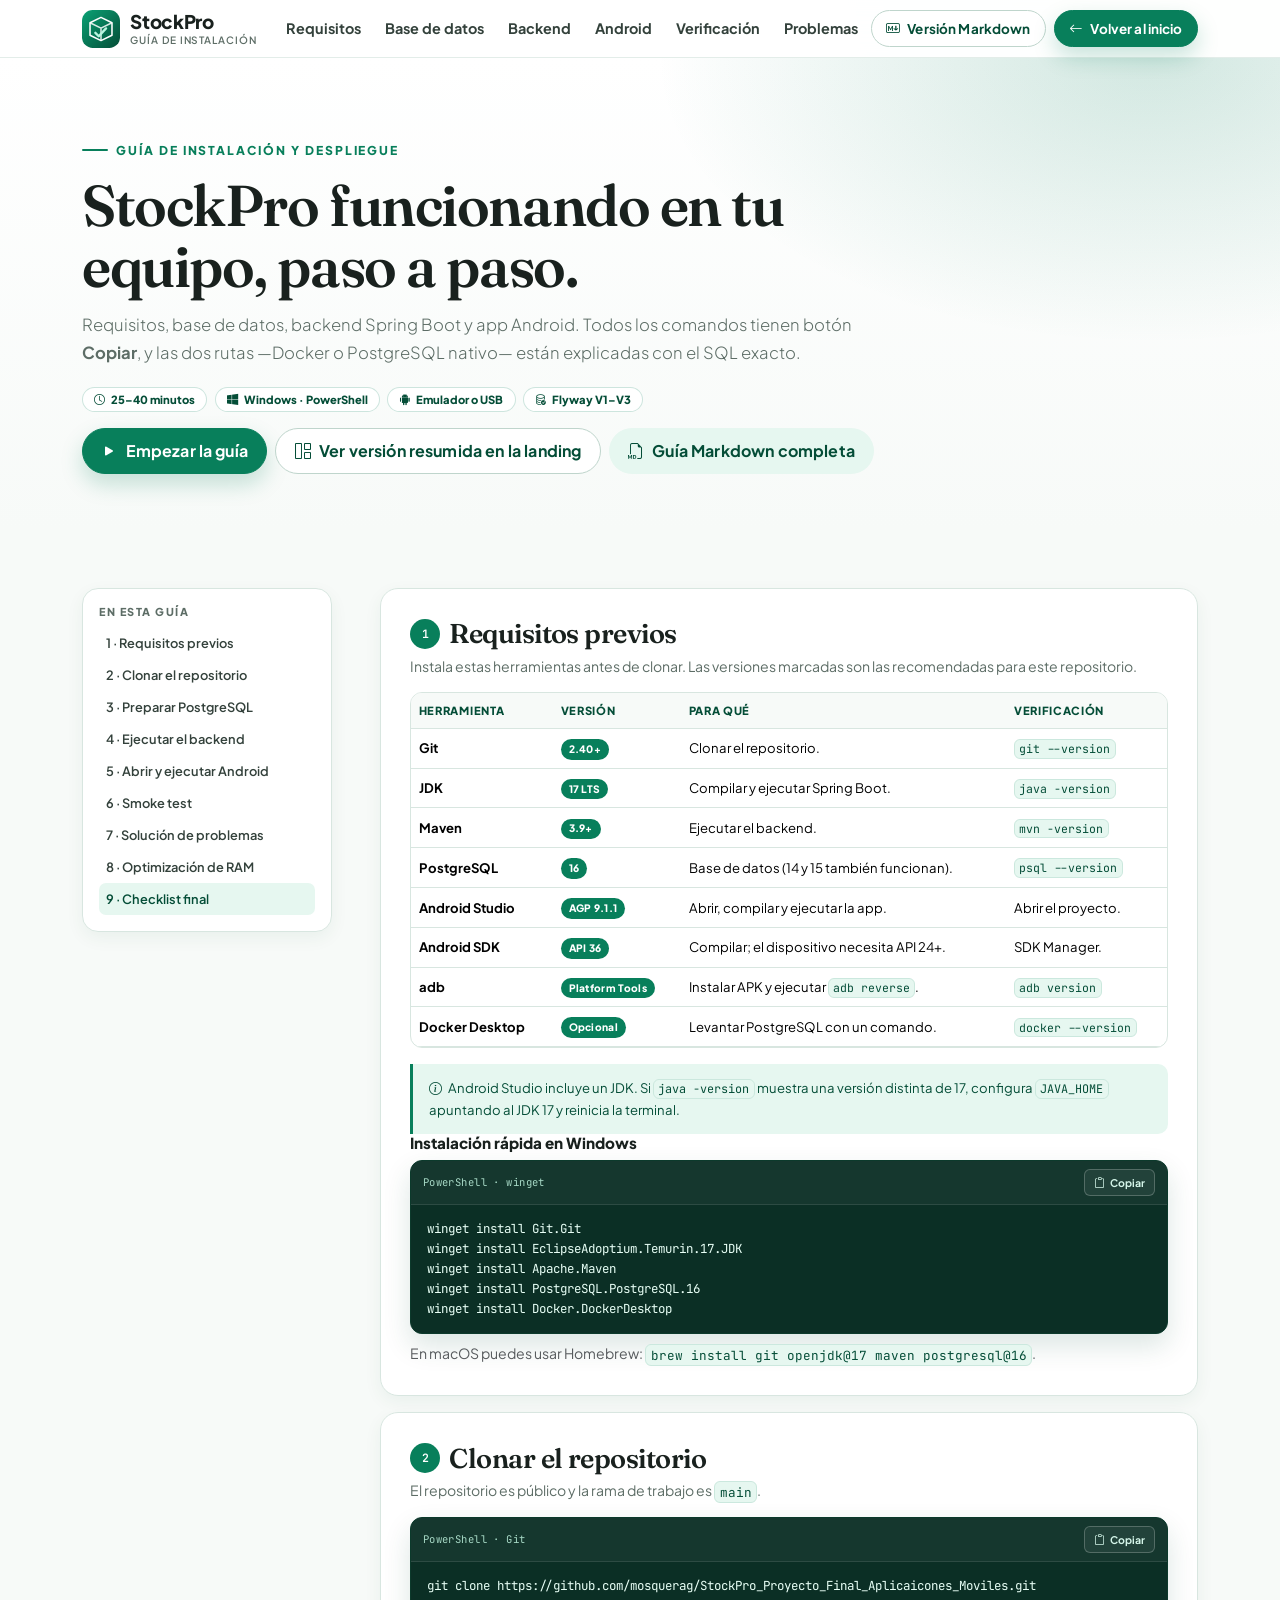
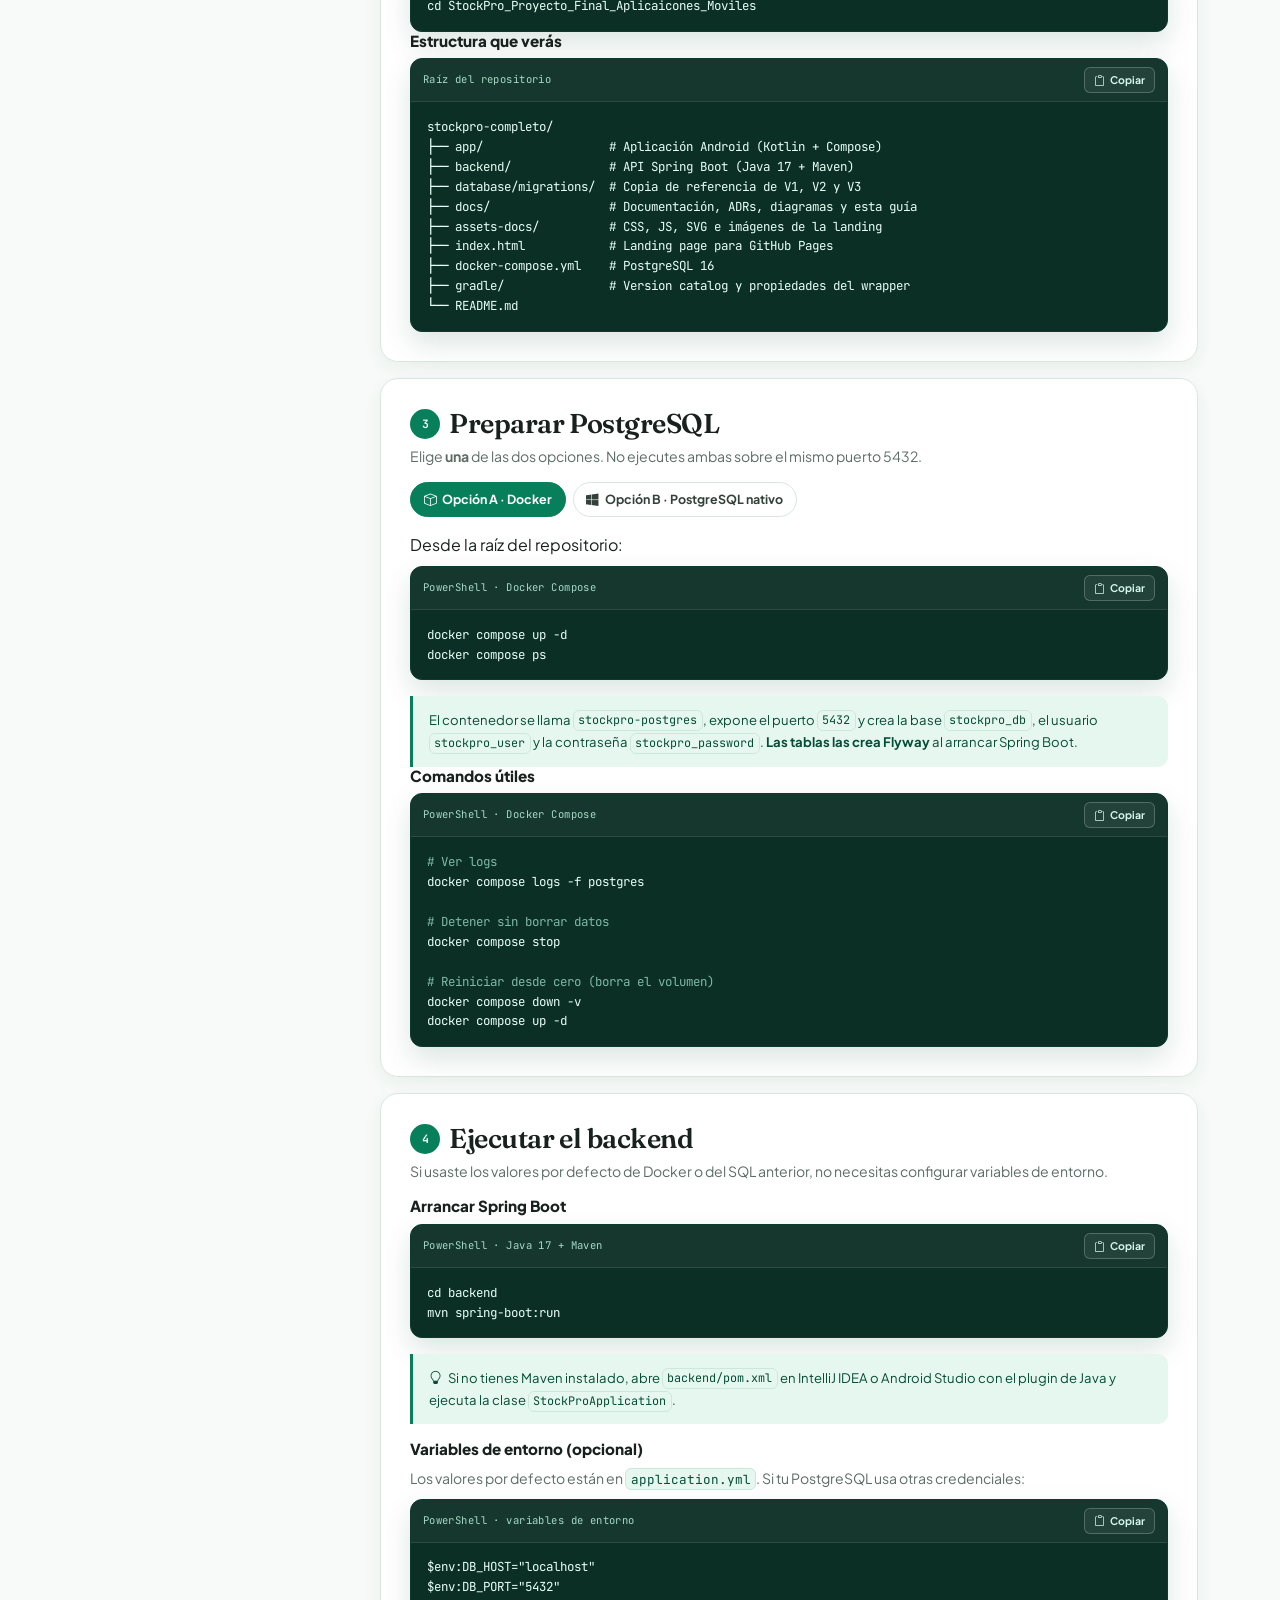
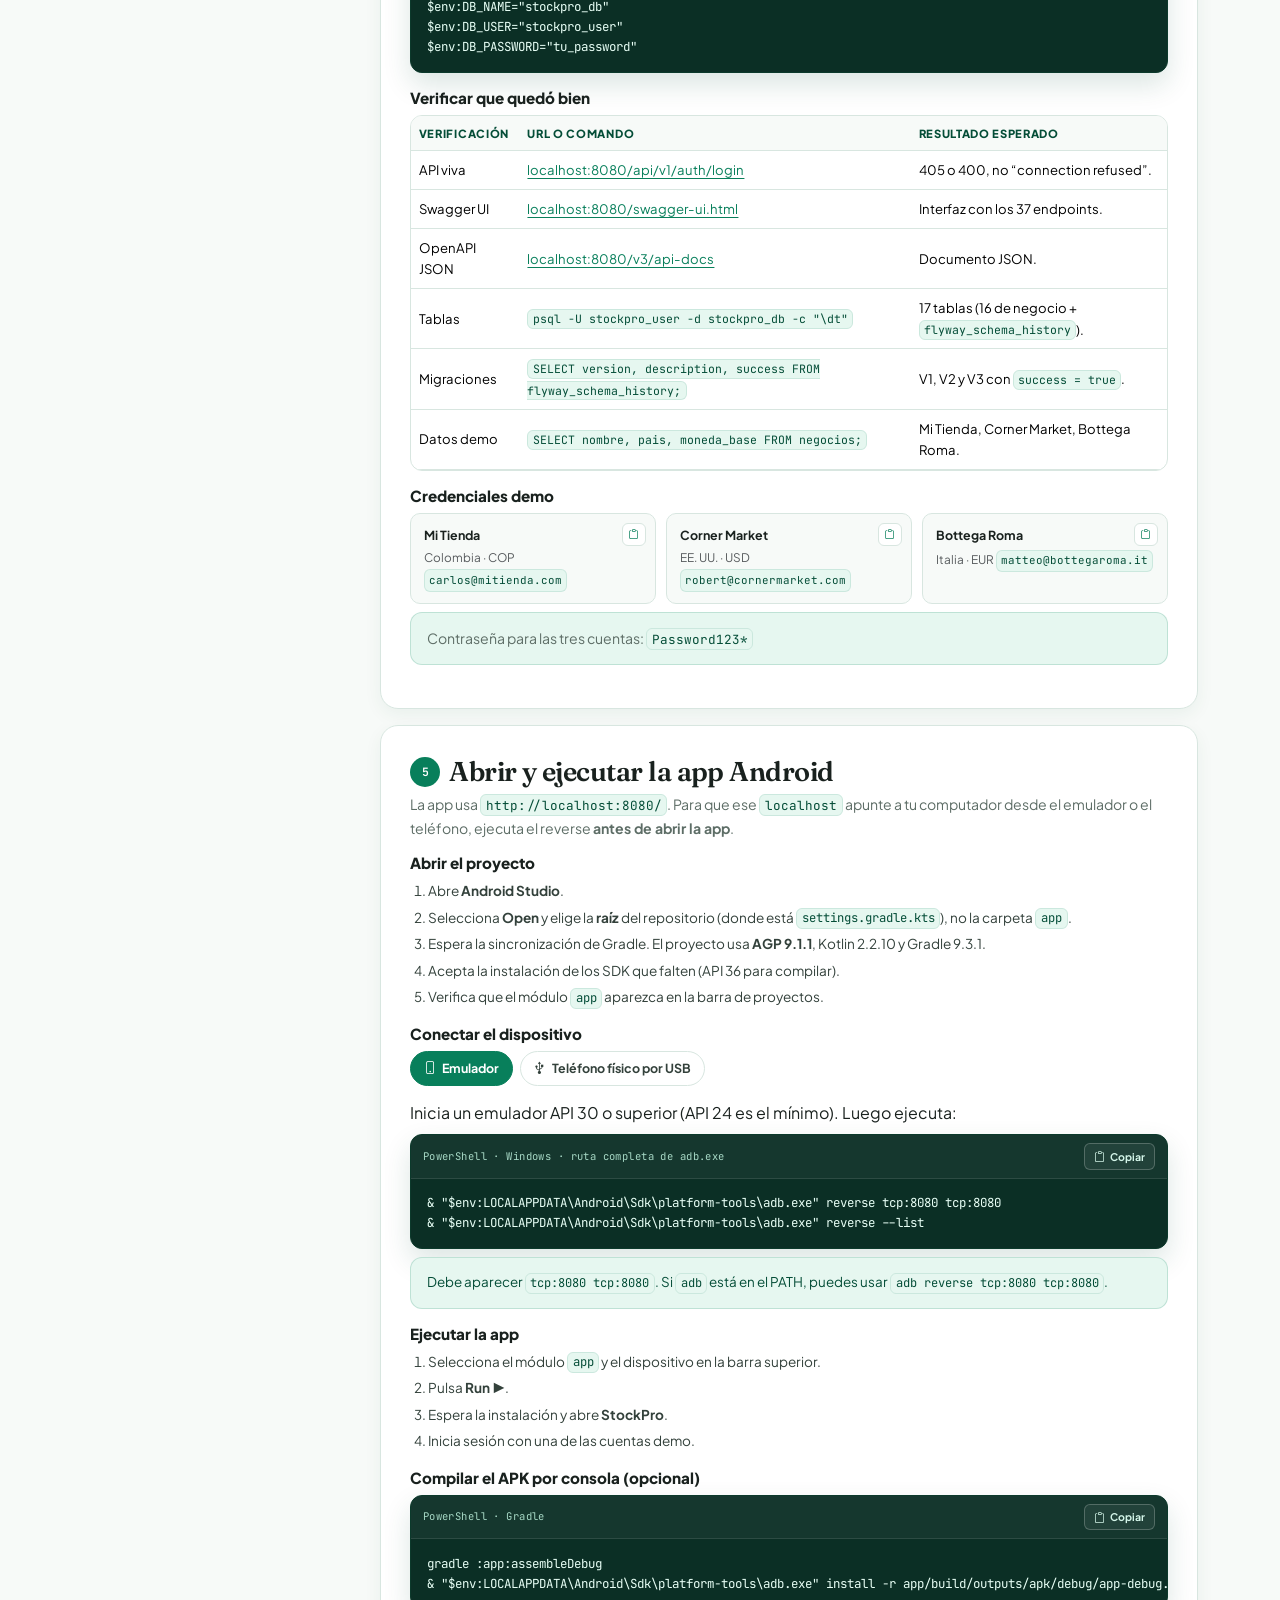
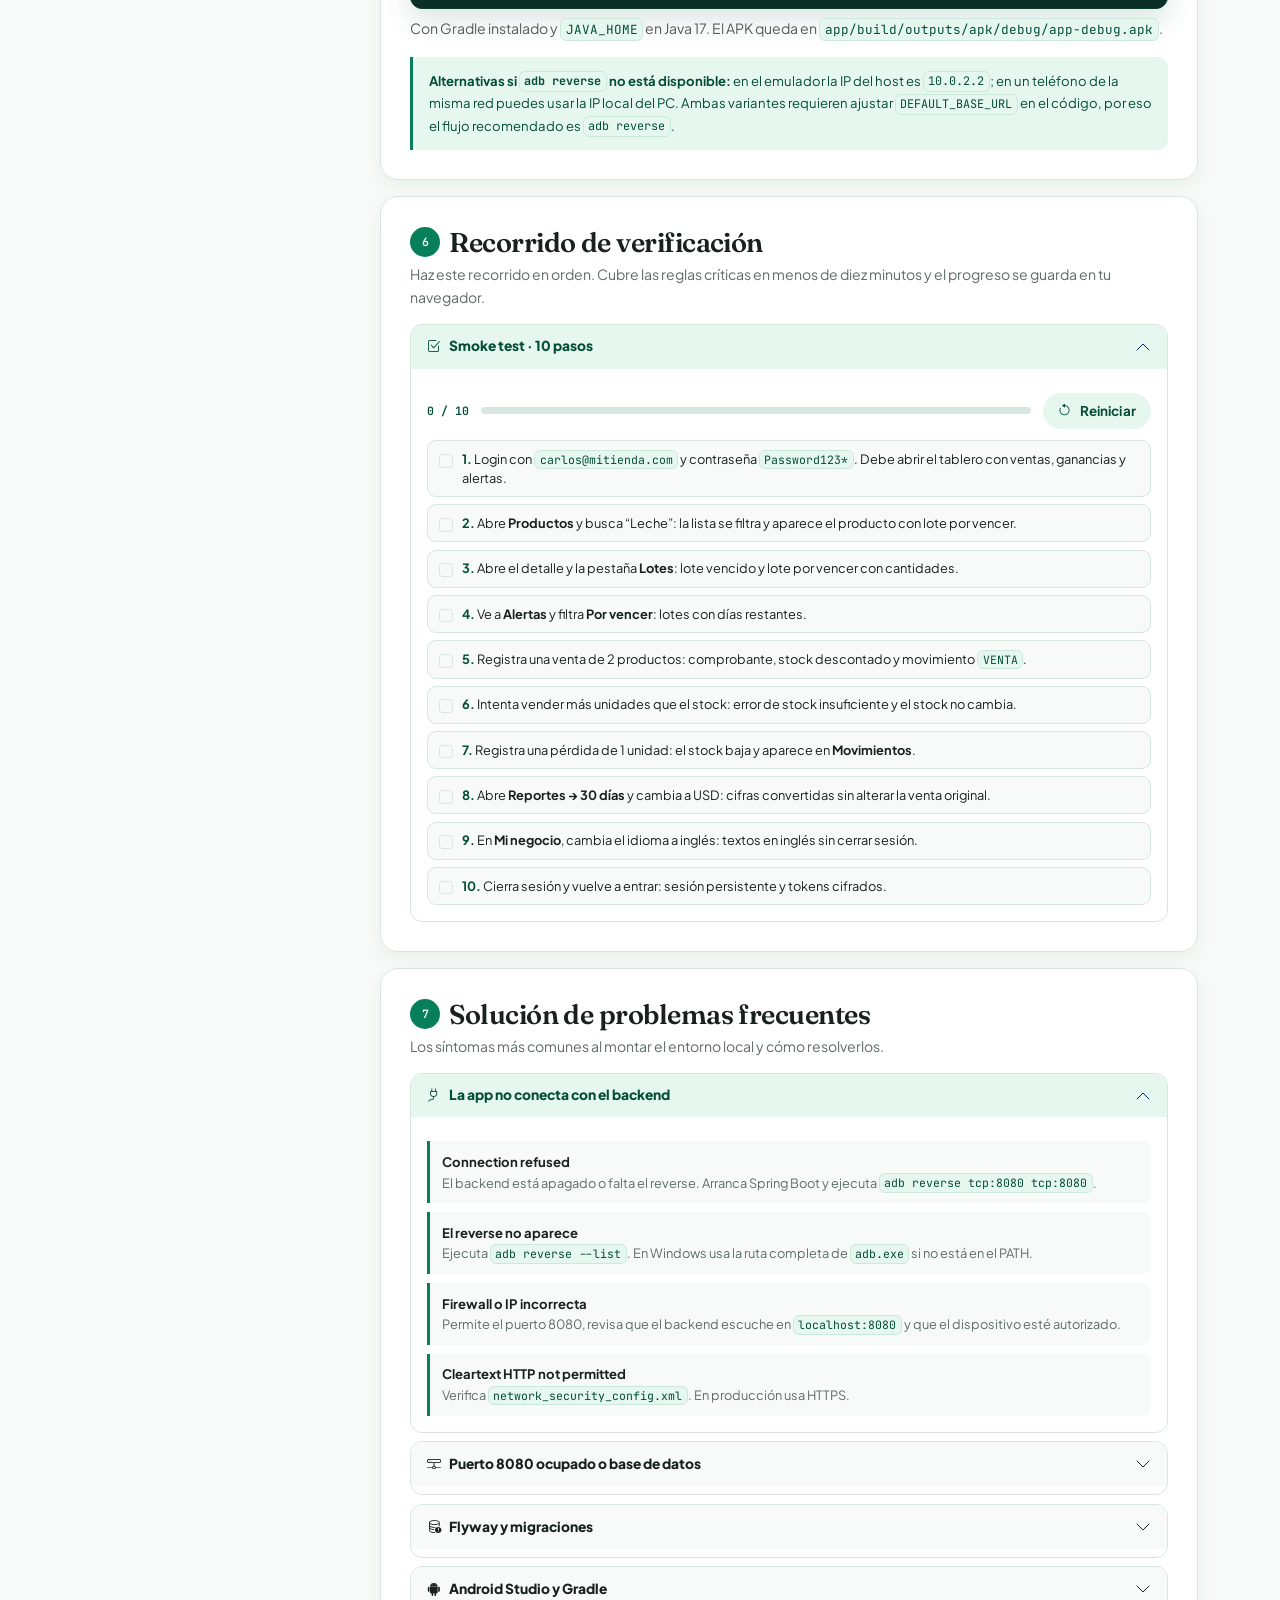
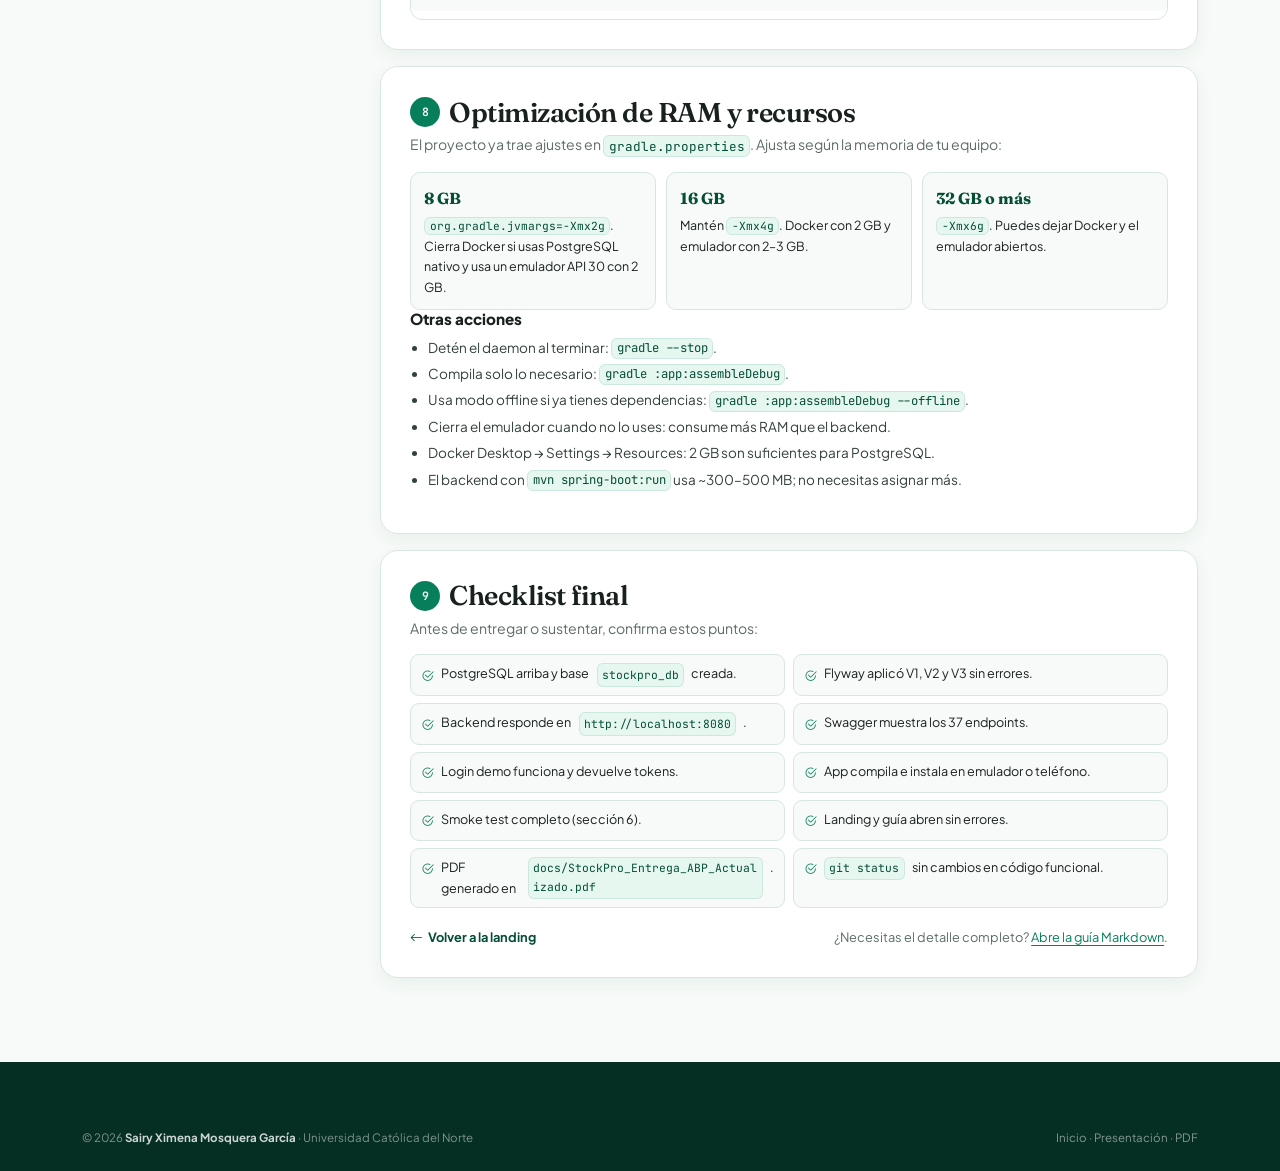
<file: docs/guia-instalacion.html>
<!DOCTYPE html>
<html lang="es">
<head>
<meta charset="UTF-8">
<meta name="viewport" content="width=device-width, initial-scale=1">
<title>Guía de instalación · StockPro</title>
<meta name="description" content="Guía visual e interactiva para instalar StockPro: requisitos, PostgreSQL con Docker o nativo, backend Spring Boot, Android con adb reverse, smoke test y solución de problemas.">
<meta name="author" content="Sairy Ximena Mosquera García">
<meta name="theme-color" content="#087F5B">
<link rel="icon" type="image/png" href="../assets-docs/app-icon-256.png">
<link rel="apple-touch-icon" href="../assets-docs/app-icon-256.png">

<link rel="preconnect" href="https://fonts.googleapis.com">
<link rel="preconnect" href="https://fonts.gstatic.com" crossorigin>
<link href="https://fonts.googleapis.com/css2?family=Fraunces:ital,opsz,wght@0,9..144,400;0,9..144,600;0,9..144,700;1,9..144,500&family=Plus+Jakarta+Sans:wght@400;500;600;700;800&family=JetBrains+Mono:wght@400;600&display=swap" rel="stylesheet">
<link href="https://cdn.jsdelivr.net/npm/bootstrap@5.3.3/dist/css/bootstrap.min.css" rel="stylesheet">
<link href="https://cdn.jsdelivr.net/npm/bootstrap-icons@1.11.3/font/bootstrap-icons.min.css" rel="stylesheet">
<link rel="stylesheet" href="../assets-docs/styles.css">
<link rel="stylesheet" href="../assets-docs/guia.css">
<script>document.documentElement.classList.add('js');</script>
</head>
<body class="guide-body">

<a class="skip-link" href="#contenido">Saltar al contenido</a>

<!-- ============================= NAVBAR ============================= -->
<nav class="navbar navbar-expand-lg sticky-top sp-navbar guide-topbar" aria-label="Navegación de la guía">
  <div class="container">
    <a class="navbar-brand" href="../index.html" aria-label="StockPro, volver al inicio">
      <img src="../assets-docs/logo.svg" alt="" width="38" height="38">
      <span class="brand-text">StockPro<small>Guía de instalación</small></span>
    </a>

    <button class="navbar-toggler" type="button" data-bs-toggle="collapse" data-bs-target="#guiaMenu" aria-controls="guiaMenu" aria-expanded="false" aria-label="Abrir menú de la guía">
      <span class="navbar-toggler-icon"></span>
    </button>

    <div class="collapse navbar-collapse" id="guiaMenu">
      <ul class="navbar-nav mx-auto mb-3 mb-lg-0">
        <li class="nav-item"><a class="nav-link" href="#requisitos">Requisitos</a></li>
        <li class="nav-item"><a class="nav-link" href="#base-datos">Base de datos</a></li>
        <li class="nav-item"><a class="nav-link" href="#backend">Backend</a></li>
        <li class="nav-item"><a class="nav-link" href="#android">Android</a></li>
        <li class="nav-item"><a class="nav-link" href="#verificacion">Verificación</a></li>
        <li class="nav-item"><a class="nav-link" href="#problemas">Problemas</a></li>
      </ul>
      <div class="d-flex flex-column flex-lg-row align-items-stretch align-items-lg-center gap-2">
        <a class="btn btn-outline-brand btn-sm" href="06-guia-instalacion-despliegue.md">
          <i class="bi bi-markdown" aria-hidden="true"></i> Versión Markdown
        </a>
        <a class="btn btn-brand btn-sm" href="../index.html">
          <i class="bi bi-arrow-left" aria-hidden="true"></i> Volver al inicio
        </a>
      </div>
    </div>
  </div>
</nav>

<main id="contenido">

  <!-- ============================= HERO ============================= -->
  <header class="guide-hero">
    <div class="container">
      <span class="eyebrow">Guía de instalación y despliegue</span>
      <h1>StockPro funcionando en tu equipo, paso a paso.</h1>
      <p class="lead">
        Requisitos, base de datos, backend Spring Boot y app Android. Todos los comandos tienen botón
        <strong>Copiar</strong>, y las dos rutas —Docker o PostgreSQL nativo— están explicadas con el SQL exacto.
      </p>

      <div class="guide-hero-badges">
        <span class="badge"><i class="bi bi-clock" aria-hidden="true"></i> 25–40 minutos</span>
        <span class="badge"><i class="bi bi-windows" aria-hidden="true"></i> Windows · PowerShell</span>
        <span class="badge"><i class="bi bi-android2" aria-hidden="true"></i> Emulador o USB</span>
        <span class="badge"><i class="bi bi-database-check" aria-hidden="true"></i> Flyway V1–V3</span>
      </div>

      <div class="d-flex flex-wrap gap-2">
        <a class="btn btn-brand" href="#requisitos">
          <i class="bi bi-play-fill" aria-hidden="true"></i> Empezar la guía
        </a>
        <a class="btn btn-outline-brand" href="../index.html#instalacion">
          <i class="bi bi-grid-1x2" aria-hidden="true"></i> Ver versión resumida en la landing
        </a>
        <a class="btn btn-soft" href="06-guia-instalacion-despliegue.md">
          <i class="bi bi-filetype-md" aria-hidden="true"></i> Guía Markdown completa
        </a>
      </div>
    </div>
  </header>

  <!-- ============================= CONTENIDO ============================= -->
  <div class="guide-main">
    <div class="container">
      <div class="guide-layout">

        <!-- Índice lateral -->
        <aside class="guide-toc" aria-label="Índice de la guía">
          <h2>En esta guía</h2>
          <a href="#requisitos">1 · Requisitos previos</a>
          <a href="#clonar">2 · Clonar el repositorio</a>
          <a href="#base-datos">3 · Preparar PostgreSQL</a>
          <a href="#backend">4 · Ejecutar el backend</a>
          <a href="#android">5 · Abrir y ejecutar Android</a>
          <a href="#verificacion">6 · Smoke test</a>
          <a href="#problemas">7 · Solución de problemas</a>
          <a href="#ram">8 · Optimización de RAM</a>
          <a href="#checklist">9 · Checklist final</a>
        </aside>

        <div>

          <!-- 1. Requisitos -->
          <section class="guide-section reveal" id="requisitos">
            <h2><span class="n">1</span> Requisitos previos</h2>
            <p>Instala estas herramientas antes de clonar. Las versiones marcadas son las recomendadas para este repositorio.</p>

            <div class="table-responsive">
              <table class="table table-sp align-middle">
                <thead>
                  <tr><th>Herramienta</th><th>Versión</th><th>Para qué</th><th>Verificación</th></tr>
                </thead>
                <tbody>
                  <tr><td><strong>Git</strong></td><td><span class="version-badge">2.40+</span></td><td>Clonar el repositorio.</td><td><code>git --version</code></td></tr>
                  <tr><td><strong>JDK</strong></td><td><span class="version-badge">17 LTS</span></td><td>Compilar y ejecutar Spring Boot.</td><td><code>java -version</code></td></tr>
                  <tr><td><strong>Maven</strong></td><td><span class="version-badge">3.9+</span></td><td>Ejecutar el backend.</td><td><code>mvn -version</code></td></tr>
                  <tr><td><strong>PostgreSQL</strong></td><td><span class="version-badge">16</span></td><td>Base de datos (14 y 15 también funcionan).</td><td><code>psql --version</code></td></tr>
                  <tr><td><strong>Android Studio</strong></td><td><span class="version-badge">AGP 9.1.1</span></td><td>Abrir, compilar y ejecutar la app.</td><td>Abrir el proyecto.</td></tr>
                  <tr><td><strong>Android SDK</strong></td><td><span class="version-badge">API 36</span></td><td>Compilar; el dispositivo necesita API 24+.</td><td>SDK Manager.</td></tr>
                  <tr><td><strong>adb</strong></td><td><span class="version-badge">Platform Tools</span></td><td>Instalar APK y ejecutar <code>adb reverse</code>.</td><td><code>adb version</code></td></tr>
                  <tr><td><strong>Docker Desktop</strong></td><td><span class="version-badge">Opcional</span></td><td>Levantar PostgreSQL con un comando.</td><td><code>docker --version</code></td></tr>
                </tbody>
              </table>
            </div>

            <div class="guide-callout mt-3">
              <i class="bi bi-info-circle me-1" aria-hidden="true"></i>
              Android Studio incluye un JDK. Si <code>java -version</code> muestra una versión distinta de 17,
              configura <code>JAVA_HOME</code> apuntando al JDK 17 y reinicia la terminal.
            </div>

            <h3>Instalación rápida en Windows</h3>
            <div class="code-block">
              <div class="code-block__bar">
                <span>PowerShell · winget</span>
                <button class="copy-btn" type="button"><i class="bi bi-clipboard" aria-hidden="true"></i> Copiar</button>
              </div>
<pre>winget install Git.Git
winget install EclipseAdoptium.Temurin.17.JDK
winget install Apache.Maven
winget install PostgreSQL.PostgreSQL.16
winget install Docker.DockerDesktop</pre>
            </div>
            <p class="mt-2 mb-0 text-muted small">En macOS puedes usar Homebrew: <code>brew install git openjdk@17 maven postgresql@16</code>.</p>
          </section>

          <!-- 2. Clonar -->
          <section class="guide-section reveal" id="clonar">
            <h2><span class="n">2</span> Clonar el repositorio</h2>
            <p>El repositorio es público y la rama de trabajo es <code>main</code>.</p>

            <div class="code-block">
              <div class="code-block__bar">
                <span>PowerShell · Git</span>
                <button class="copy-btn" type="button"><i class="bi bi-clipboard" aria-hidden="true"></i> Copiar</button>
              </div>
<pre>git clone https://github.com/mosquerag/StockPro_Proyecto_Final_Aplicaicones_Moviles.git
cd StockPro_Proyecto_Final_Aplicaicones_Moviles</pre>
            </div>

            <h3>Estructura que verás</h3>
            <div class="code-block">
              <div class="code-block__bar">
                <span>Raíz del repositorio</span>
                <button class="copy-btn" type="button"><i class="bi bi-clipboard" aria-hidden="true"></i> Copiar</button>
              </div>
<pre>stockpro-completo/
├── app/                  # Aplicación Android (Kotlin + Compose)
├── backend/              # API Spring Boot (Java 17 + Maven)
├── database/migrations/  # Copia de referencia de V1, V2 y V3
├── docs/                 # Documentación, ADRs, diagramas y esta guía
├── assets-docs/          # CSS, JS, SVG e imágenes de la landing
├── index.html            # Landing page para GitHub Pages
├── docker-compose.yml    # PostgreSQL 16
├── gradle/               # Version catalog y propiedades del wrapper
└── README.md</pre>
            </div>
          </section>

          <!-- 3. Base de datos -->
          <section class="guide-section reveal" id="base-datos">
            <h2><span class="n">3</span> Preparar PostgreSQL</h2>
            <p>Elige <strong>una</strong> de las dos opciones. No ejecutes ambas sobre el mismo puerto 5432.</p>

            <ul class="nav nav-pills install-pills" id="guiaDbTabs" role="tablist" aria-label="Opciones de base de datos">
              <li class="nav-item" role="presentation">
                <button class="nav-link active" id="guia-db-docker-tab" data-bs-toggle="pill" data-bs-target="#guia-db-docker" type="button" role="tab" aria-controls="guia-db-docker" aria-selected="true">
                  <i class="bi bi-box" aria-hidden="true"></i> Opción A · Docker
                </button>
              </li>
              <li class="nav-item" role="presentation">
                <button class="nav-link" id="guia-db-nativo-tab" data-bs-toggle="pill" data-bs-target="#guia-db-nativo" type="button" role="tab" aria-controls="guia-db-nativo" aria-selected="false">
                  <i class="bi bi-windows" aria-hidden="true"></i> Opción B · PostgreSQL nativo
                </button>
              </li>
            </ul>

            <div class="tab-content">
              <div class="tab-pane fade show active" id="guia-db-docker" role="tabpanel" aria-labelledby="guia-db-docker-tab" tabindex="0">
                <p class="mb-2">Desde la raíz del repositorio:</p>
                <div class="code-block">
                  <div class="code-block__bar">
                    <span>PowerShell · Docker Compose</span>
                    <button class="copy-btn" type="button"><i class="bi bi-clipboard" aria-hidden="true"></i> Copiar</button>
                  </div>
<pre>docker compose up -d
docker compose ps</pre>
                </div>
                <div class="guide-callout mt-3">
                  El contenedor se llama <code>stockpro-postgres</code>, expone el puerto <code>5432</code> y crea
                  la base <code>stockpro_db</code>, el usuario <code>stockpro_user</code> y la contraseña
                  <code>stockpro_password</code>. <strong>Las tablas las crea Flyway</strong> al arrancar Spring Boot.
                </div>

                <h3>Comandos útiles</h3>
                <div class="code-block">
                  <div class="code-block__bar">
                    <span>PowerShell · Docker Compose</span>
                    <button class="copy-btn" type="button"><i class="bi bi-clipboard" aria-hidden="true"></i> Copiar</button>
                  </div>
<pre><span class="cmt"># Ver logs</span>
docker compose logs -f postgres

<span class="cmt"># Detener sin borrar datos</span>
docker compose stop

<span class="cmt"># Reiniciar desde cero (borra el volumen)</span>
docker compose down -v
docker compose up -d</pre>
                </div>
              </div>

              <div class="tab-pane fade" id="guia-db-nativo" role="tabpanel" aria-labelledby="guia-db-nativo-tab" tabindex="0">
                <p class="mb-2">Instala PostgreSQL 16 y abre <strong>pgAdmin 4</strong> o la consola <code>psql</code> como superusuario <code>postgres</code>. Ejecuta este SQL exacto:</p>
                <div class="code-block">
                  <div class="code-block__bar">
                    <span>pgAdmin 4 · Query Tool</span>
                    <button class="copy-btn" type="button"><i class="bi bi-clipboard" aria-hidden="true"></i> Copiar</button>
                  </div>
<pre><span class="cmt">-- 1. Usuario y base de datos</span>
CREATE USER stockpro_user WITH PASSWORD 'stockpro_password';
CREATE DATABASE stockpro_db OWNER stockpro_user;
GRANT ALL PRIVILEGES ON DATABASE stockpro_db TO stockpro_user;

<span class="cmt">-- 2. Conéctate a stockpro_db y habilita la extensión</span>
CREATE EXTENSION IF NOT EXISTS "pgcrypto";</pre>
                </div>

                <div class="guide-callout mt-3">
                  <strong>No crees tablas a mano.</strong> Flyway aplica <code>V1</code>, <code>V2</code> y <code>V3</code>
                  automáticamente cuando arranca el backend. Si <code>pgcrypto</code> falla por permisos, ejecuta
                  <code>CREATE EXTENSION</code> una vez como superusuario.
                </div>

                <h3>Comprobar la conexión</h3>
                <div class="code-block">
                  <div class="code-block__bar">
                    <span>PowerShell · psql</span>
                    <button class="copy-btn" type="button"><i class="bi bi-clipboard" aria-hidden="true"></i> Copiar</button>
                  </div>
<pre>psql -h localhost -U stockpro_user -d stockpro_db -c "SELECT version();"</pre>
                </div>
                <p class="mt-2 mb-0 text-muted small">Si tu PostgreSQL usa otras credenciales, defínelas con las variables <code>DB_*</code> antes de arrancar el backend.</p>
              </div>
            </div>
          </section>

          <!-- 4. Backend -->
          <section class="guide-section reveal" id="backend">
            <h2><span class="n">4</span> Ejecutar el backend</h2>
            <p>Si usaste los valores por defecto de Docker o del SQL anterior, no necesitas configurar variables de entorno.</p>

            <h3>Arrancar Spring Boot</h3>
            <div class="code-block">
              <div class="code-block__bar">
                <span>PowerShell · Java 17 + Maven</span>
                <button class="copy-btn" type="button"><i class="bi bi-clipboard" aria-hidden="true"></i> Copiar</button>
              </div>
<pre>cd backend
mvn spring-boot:run</pre>
            </div>

            <div class="guide-callout mt-3">
              <i class="bi bi-lightbulb me-1" aria-hidden="true"></i>
              Si no tienes Maven instalado, abre <code>backend/pom.xml</code> en IntelliJ IDEA o Android Studio
              con el plugin de Java y ejecuta la clase <code>StockProApplication</code>.
            </div>

            <h3>Variables de entorno (opcional)</h3>
            <p class="mb-2">Los valores por defecto están en <code>application.yml</code>. Si tu PostgreSQL usa otras credenciales:</p>
            <div class="code-block">
              <div class="code-block__bar">
                <span>PowerShell · variables de entorno</span>
                <button class="copy-btn" type="button"><i class="bi bi-clipboard" aria-hidden="true"></i> Copiar</button>
              </div>
<pre>$env:DB_HOST="localhost"
$env:DB_PORT="5432"
$env:DB_NAME="stockpro_db"
$env:DB_USER="stockpro_user"
$env:DB_PASSWORD="tu_password"</pre>
            </div>

            <h3>Verificar que quedó bien</h3>
            <div class="table-responsive">
              <table class="table table-sp align-middle">
                <thead>
                  <tr><th>Verificación</th><th>URL o comando</th><th>Resultado esperado</th></tr>
                </thead>
                <tbody>
                  <tr><td>API viva</td><td><a href="http://localhost:8080/api/v1/auth/login" target="_blank" rel="noopener">localhost:8080/api/v1/auth/login</a></td><td>405 o 400, no “connection refused”.</td></tr>
                  <tr><td>Swagger UI</td><td><a href="http://localhost:8080/swagger-ui.html" target="_blank" rel="noopener">localhost:8080/swagger-ui.html</a></td><td>Interfaz con los 37 endpoints.</td></tr>
                  <tr><td>OpenAPI JSON</td><td><a href="http://localhost:8080/v3/api-docs" target="_blank" rel="noopener">localhost:8080/v3/api-docs</a></td><td>Documento JSON.</td></tr>
                  <tr><td>Tablas</td><td><code>psql -U stockpro_user -d stockpro_db -c "\dt"</code></td><td>17 tablas (16 de negocio + <code>flyway_schema_history</code>).</td></tr>
                  <tr><td>Migraciones</td><td><code>SELECT version, description, success FROM flyway_schema_history;</code></td><td>V1, V2 y V3 con <code>success = true</code>.</td></tr>
                  <tr><td>Datos demo</td><td><code>SELECT nombre, pais, moneda_base FROM negocios;</code></td><td>Mi Tienda, Corner Market, Bottega Roma.</td></tr>
                </tbody>
              </table>
            </div>

            <h3>Credenciales demo</h3>
            <div class="credential-grid">
              <div class="credential-card">
                <strong>Mi Tienda</strong>
                <span class="text-muted">Colombia · COP</span>
                <code>carlos@mitienda.com</code>
                <button class="copy-btn" type="button" data-copy-text="carlos@mitienda.com" aria-label="Copiar correo de Mi Tienda"><i class="bi bi-clipboard" aria-hidden="true"></i></button>
              </div>
              <div class="credential-card">
                <strong>Corner Market</strong>
                <span class="text-muted">EE. UU. · USD</span>
                <code>robert@cornermarket.com</code>
                <button class="copy-btn" type="button" data-copy-text="robert@cornermarket.com" aria-label="Copiar correo de Corner Market"><i class="bi bi-clipboard" aria-hidden="true"></i></button>
              </div>
              <div class="credential-card">
                <strong>Bottega Roma</strong>
                <span class="text-muted">Italia · EUR</span>
                <code>matteo@bottegaroma.it</code>
                <button class="copy-btn" type="button" data-copy-text="matteo@bottegaroma.it" aria-label="Copiar correo de Bottega Roma"><i class="bi bi-clipboard" aria-hidden="true"></i></button>
              </div>
            </div>
            <p class="install-note mt-2">Contraseña para las tres cuentas: <code>Password123*</code></p>
          </section>

          <!-- 5. Android -->
          <section class="guide-section reveal" id="android">
            <h2><span class="n">5</span> Abrir y ejecutar la app Android</h2>
            <p>La app usa <code>http://localhost:8080/</code>. Para que ese <code>localhost</code> apunte a tu computador desde el emulador o el teléfono, ejecuta el reverse <strong>antes de abrir la app</strong>.</p>

            <h3>Abrir el proyecto</h3>
            <ol class="guide-list">
              <li>Abre <strong>Android Studio</strong>.</li>
              <li>Selecciona <strong>Open</strong> y elige la <strong>raíz</strong> del repositorio (donde está <code>settings.gradle.kts</code>), no la carpeta <code>app</code>.</li>
              <li>Espera la sincronización de Gradle. El proyecto usa <strong>AGP 9.1.1</strong>, Kotlin 2.2.10 y Gradle 9.3.1.</li>
              <li>Acepta la instalación de los SDK que falten (API 36 para compilar).</li>
              <li>Verifica que el módulo <code>app</code> aparezca en la barra de proyectos.</li>
            </ol>

            <h3>Conectar el dispositivo</h3>
            <ul class="nav nav-pills install-pills" id="guiaAndroidTabs" role="tablist" aria-label="Opciones de dispositivo Android">
              <li class="nav-item" role="presentation">
                <button class="nav-link active" id="guia-android-emu-tab" data-bs-toggle="pill" data-bs-target="#guia-android-emu" type="button" role="tab" aria-controls="guia-android-emu" aria-selected="true">
                  <i class="bi bi-phone" aria-hidden="true"></i> Emulador
                </button>
              </li>
              <li class="nav-item" role="presentation">
                <button class="nav-link" id="guia-android-usb-tab" data-bs-toggle="pill" data-bs-target="#guia-android-usb" type="button" role="tab" aria-controls="guia-android-usb" aria-selected="false">
                  <i class="bi bi-usb-symbol" aria-hidden="true"></i> Teléfono físico por USB
                </button>
              </li>
            </ul>

            <div class="tab-content">
              <div class="tab-pane fade show active" id="guia-android-emu" role="tabpanel" aria-labelledby="guia-android-emu-tab" tabindex="0">
                <p class="mb-2">Inicia un emulador API 30 o superior (API 24 es el mínimo). Luego ejecuta:</p>
                <div class="code-block">
                  <div class="code-block__bar">
                    <span>PowerShell · Windows · ruta completa de adb.exe</span>
                    <button class="copy-btn" type="button"><i class="bi bi-clipboard" aria-hidden="true"></i> Copiar</button>
                  </div>
<pre>&amp; "$env:LOCALAPPDATA\Android\Sdk\platform-tools\adb.exe" reverse tcp:8080 tcp:8080
&amp; "$env:LOCALAPPDATA\Android\Sdk\platform-tools\adb.exe" reverse --list</pre>
                </div>
                <p class="install-note mt-2">Debe aparecer <code>tcp:8080 tcp:8080</code>. Si <code>adb</code> está en el PATH, puedes usar <code>adb reverse tcp:8080 tcp:8080</code>.</p>
              </div>

              <div class="tab-pane fade" id="guia-android-usb" role="tabpanel" aria-labelledby="guia-android-usb-tab" tabindex="0">
                <ol class="guide-list">
                  <li>Activa las <strong>Opciones de desarrollador</strong> y la <strong>Depuración USB</strong> en el teléfono.</li>
                  <li>Conecta el cable USB y autoriza el equipo cuando aparezca el aviso en el teléfono.</li>
                  <li>Ejecuta los comandos y confirma que el dispositivo aparece como <code>device</code>.</li>
                </ol>
                <div class="code-block">
                  <div class="code-block__bar">
                    <span>PowerShell · Windows · ruta completa de adb.exe</span>
                    <button class="copy-btn" type="button"><i class="bi bi-clipboard" aria-hidden="true"></i> Copiar</button>
                  </div>
<pre>&amp; "$env:LOCALAPPDATA\Android\Sdk\platform-tools\adb.exe" devices
&amp; "$env:LOCALAPPDATA\Android\Sdk\platform-tools\adb.exe" reverse tcp:8080 tcp:8080
&amp; "$env:LOCALAPPDATA\Android\Sdk\platform-tools\adb.exe" reverse --list</pre>
                </div>
                <div class="guide-callout mt-3">
                  Si el teléfono no aparece, revisa el cable, acepta la autorización de depuración y prueba con
                  <code>adb kill-server</code> seguido de <code>adb devices</code>. También puede ser el firewall de Windows.
                </div>
              </div>
            </div>

            <h3>Ejecutar la app</h3>
            <ol class="guide-list">
              <li>Selecciona el módulo <code>app</code> y el dispositivo en la barra superior.</li>
              <li>Pulsa <strong>Run ▶</strong>.</li>
              <li>Espera la instalación y abre <strong>StockPro</strong>.</li>
              <li>Inicia sesión con una de las cuentas demo.</li>
            </ol>

            <h3>Compilar el APK por consola (opcional)</h3>
            <div class="code-block">
              <div class="code-block__bar">
                <span>PowerShell · Gradle</span>
                <button class="copy-btn" type="button"><i class="bi bi-clipboard" aria-hidden="true"></i> Copiar</button>
              </div>
<pre>gradle :app:assembleDebug
&amp; "$env:LOCALAPPDATA\Android\Sdk\platform-tools\adb.exe" install -r app/build/outputs/apk/debug/app-debug.apk</pre>
            </div>
            <p class="mt-2 mb-0 text-muted small">Con Gradle instalado y <code>JAVA_HOME</code> en Java 17. El APK queda en <code>app/build/outputs/apk/debug/app-debug.apk</code>.</p>

            <div class="guide-callout mt-3">
              <strong>Alternativas si <code>adb reverse</code> no está disponible:</strong> en el emulador la IP del host es
              <code>10.0.2.2</code>; en un teléfono de la misma red puedes usar la IP local del PC. Ambas variantes
              requieren ajustar <code>DEFAULT_BASE_URL</code> en el código, por eso el flujo recomendado es <code>adb reverse</code>.
            </div>
          </section>

          <!-- 6. Smoke test -->
          <section class="guide-section reveal" id="verificacion">
            <h2><span class="n">6</span> Recorrido de verificación</h2>
            <p>Haz este recorrido en orden. Cubre las reglas críticas en menos de diez minutos y el progreso se guarda en tu navegador.</p>

            <div class="accordion sp-accordion" id="guiaAccordion">
              <div class="accordion-item">
                <h3 class="accordion-header">
                  <button class="accordion-button" type="button" data-bs-toggle="collapse" data-bs-target="#guiaSmoke" aria-expanded="true" aria-controls="guiaSmoke">
                    <i class="bi bi-check2-square me-2" aria-hidden="true"></i> Smoke test · 10 pasos
                  </button>
                </h3>
                <div id="guiaSmoke" class="accordion-collapse collapse show" data-bs-parent="#guiaAccordion">
                  <div class="accordion-body">
                    <div class="smoke-head">
                      <span class="counter" data-smoke-progress>0 / 10</span>
                      <div class="progress" role="progressbar" aria-label="Progreso del smoke test" aria-valuemin="0" aria-valuemax="100" aria-valuenow="0">
                        <div class="progress-bar" data-smoke-bar style="width:0%"></div>
                      </div>
                      <button class="btn btn-soft btn-sm" type="button" data-smoke-reset><i class="bi bi-arrow-counterclockwise" aria-hidden="true"></i> Reiniciar</button>
                    </div>

                    <ul class="smoke-list">
                      <li class="smoke-step"><input class="form-check-input" type="checkbox" id="smoke-g1" data-smoke-step="1"><label for="smoke-g1"><b>1.</b> Login con <code>carlos@mitienda.com</code> y contraseña <code>Password123*</code>. Debe abrir el tablero con ventas, ganancias y alertas.</label></li>
                      <li class="smoke-step"><input class="form-check-input" type="checkbox" id="smoke-g2" data-smoke-step="2"><label for="smoke-g2"><b>2.</b> Abre <strong>Productos</strong> y busca “Leche”: la lista se filtra y aparece el producto con lote por vencer.</label></li>
                      <li class="smoke-step"><input class="form-check-input" type="checkbox" id="smoke-g3" data-smoke-step="3"><label for="smoke-g3"><b>3.</b> Abre el detalle y la pestaña <strong>Lotes</strong>: lote vencido y lote por vencer con cantidades.</label></li>
                      <li class="smoke-step"><input class="form-check-input" type="checkbox" id="smoke-g4" data-smoke-step="4"><label for="smoke-g4"><b>4.</b> Ve a <strong>Alertas</strong> y filtra <strong>Por vencer</strong>: lotes con días restantes.</label></li>
                      <li class="smoke-step"><input class="form-check-input" type="checkbox" id="smoke-g5" data-smoke-step="5"><label for="smoke-g5"><b>5.</b> Registra una venta de 2 productos: comprobante, stock descontado y movimiento <code>VENTA</code>.</label></li>
                      <li class="smoke-step"><input class="form-check-input" type="checkbox" id="smoke-g6" data-smoke-step="6"><label for="smoke-g6"><b>6.</b> Intenta vender más unidades que el stock: error de stock insuficiente y el stock no cambia.</label></li>
                      <li class="smoke-step"><input class="form-check-input" type="checkbox" id="smoke-g7" data-smoke-step="7"><label for="smoke-g7"><b>7.</b> Registra una pérdida de 1 unidad: el stock baja y aparece en <strong>Movimientos</strong>.</label></li>
                      <li class="smoke-step"><input class="form-check-input" type="checkbox" id="smoke-g8" data-smoke-step="8"><label for="smoke-g8"><b>8.</b> Abre <strong>Reportes → 30 días</strong> y cambia a USD: cifras convertidas sin alterar la venta original.</label></li>
                      <li class="smoke-step"><input class="form-check-input" type="checkbox" id="smoke-g9" data-smoke-step="9"><label for="smoke-g9"><b>9.</b> En <strong>Mi negocio</strong>, cambia el idioma a inglés: textos en inglés sin cerrar sesión.</label></li>
                      <li class="smoke-step"><input class="form-check-input" type="checkbox" id="smoke-g10" data-smoke-step="10"><label for="smoke-g10"><b>10.</b> Cierra sesión y vuelve a entrar: sesión persistente y tokens cifrados.</label></li>
                    </ul>
                  </div>
                </div>
              </div>
            </div>
          </section>

          <!-- 7. Problemas -->
          <section class="guide-section reveal" id="problemas">
            <h2><span class="n">7</span> Solución de problemas frecuentes</h2>
            <p>Los síntomas más comunes al montar el entorno local y cómo resolverlos.</p>

            <div class="accordion sp-accordion" id="guiaProblemas">
              <div class="accordion-item">
                <h3 class="accordion-header">
                  <button class="accordion-button" type="button" data-bs-toggle="collapse" data-bs-target="#guiaConexion" aria-expanded="true" aria-controls="guiaConexion">
                    <i class="bi bi-plug me-2" aria-hidden="true"></i> La app no conecta con el backend
                  </button>
                </h3>
                <div id="guiaConexion" class="accordion-collapse collapse show" data-bs-parent="#guiaProblemas">
                  <div class="accordion-body">
                    <ul class="problem-list">
                      <li><strong>Connection refused</strong><span>El backend está apagado o falta el reverse. Arranca Spring Boot y ejecuta <code>adb reverse tcp:8080 tcp:8080</code>.</span></li>
                      <li><strong>El reverse no aparece</strong><span>Ejecuta <code>adb reverse --list</code>. En Windows usa la ruta completa de <code>adb.exe</code> si no está en el PATH.</span></li>
                      <li><strong>Firewall o IP incorrecta</strong><span>Permite el puerto 8080, revisa que el backend escuche en <code>localhost:8080</code> y que el dispositivo esté autorizado.</span></li>
                      <li><strong>Cleartext HTTP not permitted</strong><span>Verifica <code>network_security_config.xml</code>. En producción usa HTTPS.</span></li>
                    </ul>
                  </div>
                </div>
              </div>

              <div class="accordion-item">
                <h3 class="accordion-header">
                  <button class="accordion-button collapsed" type="button" data-bs-toggle="collapse" data-bs-target="#guiaPuerto" aria-expanded="false" aria-controls="guiaPuerto">
                    <i class="bi bi-hdd-network me-2" aria-hidden="true"></i> Puerto 8080 ocupado o base de datos
                  </button>
                </h3>
                <div id="guiaPuerto" class="accordion-collapse collapse" data-bs-parent="#guiaProblemas">
                  <div class="accordion-body">
                    <ul class="problem-list">
                      <li><strong>Port 8080 was already in use</strong><span>Ejecuta <code>netstat -ano | findstr :8080</code>, termina el proceso o cambia <code>server.port</code> en <code>application.yml</code>.</span></li>
                      <li><strong>password authentication failed</strong><span>Las credenciales no coinciden. Define <code>DB_USER</code> y <code>DB_PASSWORD</code> o recrea el usuario.</span></li>
                      <li><strong>database "stockpro_db" does not exist</strong><span>Créala en pgAdmin o con <code>CREATE DATABASE</code> y vuelve a arrancar el backend.</span></li>
                      <li><strong>relation "productos" does not exist</strong><span>La app arrancó antes de que Flyway terminara. Espera el mensaje “Successfully applied” y reinicia.</span></li>
                    </ul>
                  </div>
                </div>
              </div>

              <div class="accordion-item">
                <h3 class="accordion-header">
                  <button class="accordion-button collapsed" type="button" data-bs-toggle="collapse" data-bs-target="#guiaFlyway" aria-expanded="false" aria-controls="guiaFlyway">
                    <i class="bi bi-database-exclamation me-2" aria-hidden="true"></i> Flyway y migraciones
                  </button>
                </h3>
                <div id="guiaFlyway" class="accordion-collapse collapse" data-bs-parent="#guiaProblemas">
                  <div class="accordion-body">
                    <ul class="problem-list">
                      <li><strong>Validate failed: checksum mismatch</strong><span>Se editó una migración ya aplicada. No edites V1–V3: restaura la base o ejecuta <code>flyway repair</code> si sabes lo que haces.</span></li>
                      <li><strong>Flyway no crea tablas</strong><span>Verifica que <code>spring.flyway.enabled=true</code> y que existan los archivos en <code>db/migration</code>.</span></li>
                      <li><strong>Base de una versión anterior</strong><span>Si no necesitas los datos, reinicia con <code>docker compose down -v</code> y <code>docker compose up -d</code>.</span></li>
                    </ul>
                  </div>
                </div>
              </div>

              <div class="accordion-item">
                <h3 class="accordion-header">
                  <button class="accordion-button collapsed" type="button" data-bs-toggle="collapse" data-bs-target="#guiaGradle" aria-expanded="false" aria-controls="guiaGradle">
                    <i class="bi bi-android2 me-2" aria-hidden="true"></i> Android Studio y Gradle
                  </button>
                </h3>
                <div id="guiaGradle" class="accordion-collapse collapse" data-bs-parent="#guiaProblemas">
                  <div class="accordion-body">
                    <ul class="problem-list">
                      <li><strong>Gradle no sincroniza</strong><span>Configura JDK 17 en Android Studio e instala el SDK 36. Abre la raíz del repositorio, no la carpeta <code>app</code>.</span></li>
                      <li><strong>OutOfMemoryError en Gradle</strong><span>Ajusta <code>org.gradle.jvmargs</code> y cierra procesos. Revisa la sección de RAM.</span></li>
                      <li><strong>Emulador muy lento</strong><span>Activa VT-x/AMD-V e instala el acelerador del emulador. Usa una imagen API 30 con 2 GB.</span></li>
                      <li><strong>El idioma no cambia</strong><span>Verifica <code>values-en/strings.xml</code> y reinicia la actividad.</span></li>
                    </ul>
                  </div>
                </div>
              </div>
            </div>
          </section>

          <!-- 8. RAM -->
          <section class="guide-section reveal" id="ram">
            <h2><span class="n">8</span> Optimización de RAM y recursos</h2>
            <p>El proyecto ya trae ajustes en <code>gradle.properties</code>. Ajusta según la memoria de tu equipo:</p>

            <div class="ram-grid">
              <div class="ram-card"><strong>8 GB</strong><code>org.gradle.jvmargs=-Xmx2g</code>. Cierra Docker si usas PostgreSQL nativo y usa un emulador API 30 con 2 GB.</div>
              <div class="ram-card"><strong>16 GB</strong>Mantén <code>-Xmx4g</code>. Docker con 2 GB y emulador con 2–3 GB.</div>
              <div class="ram-card"><strong>32 GB o más</strong><code>-Xmx6g</code>. Puedes dejar Docker y el emulador abiertos.</div>
            </div>

            <h3>Otras acciones</h3>
            <ul class="guide-list">
              <li>Detén el daemon al terminar: <code>gradle --stop</code>.</li>
              <li>Compila solo lo necesario: <code>gradle :app:assembleDebug</code>.</li>
              <li>Usa modo offline si ya tienes dependencias: <code>gradle :app:assembleDebug --offline</code>.</li>
              <li>Cierra el emulador cuando no lo uses: consume más RAM que el backend.</li>
              <li>Docker Desktop → Settings → Resources: 2 GB son suficientes para PostgreSQL.</li>
              <li>El backend con <code>mvn spring-boot:run</code> usa ~300–500 MB; no necesitas asignar más.</li>
            </ul>
          </section>

          <!-- 9. Checklist -->
          <section class="guide-section reveal" id="checklist">
            <h2><span class="n">9</span> Checklist final</h2>
            <p>Antes de entregar o sustentar, confirma estos puntos:</p>

            <ul class="guide-check-grid">
              <li><i class="bi bi-check2-circle" aria-hidden="true"></i> PostgreSQL arriba y base <code>stockpro_db</code> creada.</li>
              <li><i class="bi bi-check2-circle" aria-hidden="true"></i> Flyway aplicó V1, V2 y V3 sin errores.</li>
              <li><i class="bi bi-check2-circle" aria-hidden="true"></i> Backend responde en <code>http://localhost:8080</code>.</li>
              <li><i class="bi bi-check2-circle" aria-hidden="true"></i> Swagger muestra los 37 endpoints.</li>
              <li><i class="bi bi-check2-circle" aria-hidden="true"></i> Login demo funciona y devuelve tokens.</li>
              <li><i class="bi bi-check2-circle" aria-hidden="true"></i> App compila e instala en emulador o teléfono.</li>
              <li><i class="bi bi-check2-circle" aria-hidden="true"></i> Smoke test completo (sección 6).</li>
              <li><i class="bi bi-check2-circle" aria-hidden="true"></i> Landing y guía abren sin errores.</li>
              <li><i class="bi bi-check2-circle" aria-hidden="true"></i> PDF generado en <code>docs/StockPro_Entrega_ABP_Actualizado.pdf</code>.</li>
              <li><i class="bi bi-check2-circle" aria-hidden="true"></i> <code>git status</code> sin cambios en código funcional.</li>
            </ul>

            <div class="guide-footer d-flex flex-wrap justify-content-between align-items-center gap-2">
              <a class="back-link" href="../index.html"><i class="bi bi-arrow-left" aria-hidden="true"></i> Volver a la landing</a>
              <span>¿Necesitas el detalle completo? <a href="06-guia-instalacion-despliegue.md">Abre la guía Markdown</a>.</span>
            </div>
          </section>

        </div>
      </div>
    </div>
  </div>
</main>

<footer class="site-footer">
  <div class="container">
    <div class="footer-bottom" style="margin-top:0;border-top:0;padding-top:0">
      <div>© <span data-year>2026</span> <strong>Sairy Ximena Mosquera García</strong> · Universidad Católica del Norte</div>
      <div>
        <a class="text-white-50 text-decoration-none" href="../index.html">Inicio</a> ·
        <a class="text-white-50 text-decoration-none" href="presentacion-abp.html">Presentación</a> ·
        <a class="text-white-50 text-decoration-none" href="StockPro_Entrega_ABP_Actualizado.pdf">PDF</a>
      </div>
    </div>
  </div>
</footer>

<script src="https://cdn.jsdelivr.net/npm/bootstrap@5.3.3/dist/js/bootstrap.bundle.min.js"></script>
<script src="../assets-docs/script.js"></script>
<script src="../assets-docs/guia.js"></script>
</body>
</html>
</file>
<file: assets-docs/guia.css>
/* ==========================================================================
   StockPro · ajustes propios de docs/guia-instalacion.html
   ========================================================================== */

.guide-body {
  background:
    radial-gradient(900px 520px at 92% 0%, rgba(8, 127, 91, .08), transparent 60%),
    var(--sp-bg);
}

.guide-topbar {
  background: rgba(255, 255, 255, .94);
}

.guide-hero-badges {
  display: flex;
  flex-wrap: wrap;
  gap: .45rem;
  margin-bottom: 1rem;
}

.guide-hero-badges .badge {
  padding: .35rem .7rem;
  border: 1px solid rgba(var(--sp-green-rgb), .2);
  border-radius: 999px;
  background: #fff;
  color: var(--sp-green-dark);
  font-size: .7rem;
  font-weight: 800;
}

.guide-hero-badges .badge i {
  margin-right: .25rem;
}

.guide-main {
  padding: clamp(30px, 5vw, 58px) 0 clamp(48px, 7vw, 84px);
}

.guide-toc-label {
  display: none;
}

.install-pills .nav-link i {
  margin-right: .3rem;
}

.guide-section .code-block + .code-block {
  margin-top: .6rem;
}

.guide-section .table-responsive {
  border: 1px solid var(--sp-line);
  border-radius: 12px;
}

.guide-section .table-responsive .table {
  margin-bottom: 0;
}

.guide-section .accordion {
  margin-top: .3rem;
}

.guide-check-grid {
  display: grid;
  grid-template-columns: repeat(2, minmax(0, 1fr));
  gap: .45rem;
  margin: 0;
  padding: 0;
  list-style: none;
}

.guide-check-grid li {
  display: flex;
  align-items: flex-start;
  gap: .45rem;
  padding: .5rem .65rem;
  border: 1px solid var(--sp-line);
  border-radius: 9px;
  background: var(--sp-bg);
  font-size: .79rem;
}

.guide-check-grid i {
  margin-top: .12rem;
  color: var(--sp-green);
}

.guide-section .alert {
  border-radius: 12px;
  font-size: .82rem;
}

.guide-section .alert-warning {
  border-color: #F3D8A8;
  background: #FFF9ED;
  color: #7A4B07;
}

.guide-section .alert-danger {
  border-color: #F2C7C2;
  background: #FFF5F4;
  color: #8A2A20;
}

@media (max-width: 767.98px) {
  .guide-check-grid {
    grid-template-columns: minmax(0, 1fr);
  }

  .guide-toc {
    margin-bottom: .2rem;
  }
}

@media print {
  .sp-navbar,
  .guide-toc,
  .copy-btn,
  .guide-footer .btn,
  .back-link {
    display: none !important;
  }

  .guide-body {
    background: #fff;
  }

  .guide-layout {
    display: block;
  }

  .guide-section {
    break-inside: avoid;
    box-shadow: none;
  }

  .code-block {
    background: #fff;
    border-color: #999;
  }

  .code-block__bar {
    background: #f4f4f4;
    color: #333;
  }

  .code-block pre {
    color: #111;
    white-space: pre-wrap;
  }
}
</file>
<file: assets-docs/styles.css>
/* ==========================================================================
   StockPro · Landing + guía de instalación
   Bootstrap 5.3 + identidad corporativa
   Paleta: #087F5B · #044D37 · #E6F7F0 · #F7FAF8 · #FFFFFF · #19211E
   ========================================================================== */

:root {
  --sp-green: #087F5B;
  --sp-green-rgb: 8, 127, 91;
  --sp-green-dark: #044D37;
  --sp-green-dark-rgb: 4, 77, 55;
  --sp-green-soft: #E6F7F0;
  --sp-green-soft-2: #EFF4F1;
  --sp-bg: #F7FAF8;
  --sp-white: #FFFFFF;
  --sp-ink: #19211E;
  --sp-ink-soft: #33413B;
  --sp-muted: #5D6D66;
  --sp-line: #D8E6E0;
  --sp-line-strong: #BFD5CC;
  --sp-warn: #B45309;
  --sp-danger: #B42318;
  --sp-radius: 18px;
  --sp-radius-sm: 12px;
  --sp-shadow-sm: 0 6px 18px rgba(4, 77, 55, .06);
  --sp-shadow: 0 16px 44px rgba(4, 77, 55, .10);
  --sp-shadow-lg: 0 28px 70px rgba(4, 77, 55, .16);
  --sp-font-display: "Fraunces", Georgia, "Times New Roman", serif;
  --sp-font-body: "Plus Jakarta Sans", system-ui, -apple-system, "Segoe UI", sans-serif;
  --sp-font-mono: "JetBrains Mono", ui-monospace, SFMono-Regular, Consolas, monospace;

  --bs-primary: #087F5B;
  --bs-primary-rgb: 8, 127, 91;
  --bs-link-color: #087F5B;
  --bs-link-color-rgb: 8, 127, 91;
  --bs-link-hover-color: #044D37;
  --bs-body-color: #19211E;
  --bs-body-bg: #F7FAF8;
  --bs-border-color: #D8E6E0;
  --bs-font-sans-serif: "Plus Jakarta Sans", system-ui, -apple-system, "Segoe UI", sans-serif;
}

* {
  box-sizing: border-box;
}

html {
  scroll-behavior: smooth;
  scroll-padding-top: 92px;
}

body {
  margin: 0;
  font-family: var(--sp-font-body);
  color: var(--sp-ink);
  background: var(--sp-bg);
  font-size: 16px;
  line-height: 1.65;
  -webkit-font-smoothing: antialiased;
  text-rendering: optimizeLegibility;
}

::selection {
  background: rgba(var(--sp-green-rgb), .18);
  color: var(--sp-green-dark);
}

img,
svg {
  max-width: 100%;
}

a {
  color: var(--sp-green);
  text-decoration-thickness: 1px;
  text-underline-offset: 3px;
}

a:hover {
  color: var(--sp-green-dark);
}

:focus-visible {
  outline: 3px solid rgba(var(--sp-green-rgb), .35);
  outline-offset: 3px;
  border-radius: 4px;
}

strong,
b {
  font-weight: 700;
}

code {
  font-family: var(--sp-font-mono);
  font-size: .9em;
  color: var(--sp-green-dark);
  background: var(--sp-green-soft);
  border: 1px solid rgba(var(--sp-green-rgb), .12);
  border-radius: 6px;
  padding: .12em .38em;
  overflow-wrap: anywhere;
}

.skip-link {
  position: fixed;
  top: -100px;
  left: 16px;
  z-index: 2000;
  padding: 12px 20px;
  border-radius: 0 0 12px 12px;
  background: var(--sp-green-dark);
  color: #fff;
  font-weight: 700;
  text-decoration: none;
  transition: top .2s ease;
}

.skip-link:focus {
  top: 0;
  color: #fff;
}

/* ---------- Tipografía y utilidades ---------- */

.display-font,
.section-title,
.hero h1,
.stat-num,
.cta-panel h2,
.guide-hero h1 {
  font-family: var(--sp-font-display);
  font-weight: 600;
  letter-spacing: -.025em;
  line-height: 1.06;
}

.eyebrow {
  display: inline-flex;
  align-items: center;
  gap: .5rem;
  margin-bottom: .9rem;
  color: var(--sp-green);
  font-size: .76rem;
  font-weight: 800;
  letter-spacing: .16em;
  text-transform: uppercase;
}

.eyebrow::before {
  content: "";
  width: 26px;
  height: 2px;
  background: currentColor;
  border-radius: 999px;
}

.eyebrow--light {
  color: #9FE8CC;
}

.section {
  position: relative;
  padding: clamp(58px, 8vw, 104px) 0;
}

.section--white {
  background: var(--sp-white);
}

.section--tight {
  padding-top: clamp(48px, 6vw, 76px);
  padding-bottom: clamp(48px, 6vw, 76px);
}

.section-title {
  margin: 0 0 1rem;
  font-size: clamp(1.9rem, 3.6vw, 3rem);
  color: var(--sp-ink);
}

.section-lead {
  max-width: 66ch;
  margin: 0;
  color: var(--sp-muted);
  font-size: clamp(1rem, 1.3vw, 1.09rem);
}

.section-head {
  max-width: 760px;
  margin-bottom: clamp(28px, 4vw, 48px);
}

.section-head--center {
  margin-inline: auto;
  text-align: center;
}

.section-head--center .section-lead {
  margin-inline: auto;
}

.section-head--center .eyebrow {
  justify-content: center;
}

.split-head {
  display: grid;
  grid-template-columns: minmax(0, 1.1fr) minmax(0, .9fr);
  gap: clamp(24px, 4vw, 64px);
  align-items: end;
  margin-bottom: clamp(28px, 4vw, 48px);
}

.pull-quote {
  margin: 0;
  padding: 1.1rem 0 1.1rem 1.4rem;
  border-left: 3px solid var(--sp-green);
  color: var(--sp-ink-soft);
  font-family: var(--sp-font-display);
  font-size: clamp(1.05rem, 1.5vw, 1.28rem);
  font-style: italic;
  line-height: 1.5;
}

.text-brand {
  color: var(--sp-green) !important;
}

.bg-soft {
  background: var(--sp-green-soft) !important;
}

.bg-brand {
  background: var(--sp-green) !important;
}

.bg-brand-dark {
  background: var(--sp-green-dark) !important;
}

.border-brand {
  border-color: var(--sp-green) !important;
}

/* ---------- Botones ---------- */

.btn {
  --bs-btn-font-weight: 700;
  --bs-btn-border-radius: 999px;
  --bs-btn-padding-x: 1.15rem;
  --bs-btn-padding-y: .62rem;
  display: inline-flex;
  align-items: center;
  justify-content: center;
  gap: .5rem;
  letter-spacing: .01em;
  transition: transform .18s ease, box-shadow .18s ease, background-color .18s ease, color .18s ease, border-color .18s ease;
}

.btn:hover {
  transform: translateY(-1px);
}

.btn:active {
  transform: translateY(0);
}

.btn-brand {
  --bs-btn-color: #fff;
  --bs-btn-bg: var(--sp-green);
  --bs-btn-border-color: var(--sp-green);
  --bs-btn-hover-color: #fff;
  --bs-btn-hover-bg: var(--sp-green-dark);
  --bs-btn-hover-border-color: var(--sp-green-dark);
  --bs-btn-active-color: #fff;
  --bs-btn-active-bg: var(--sp-green-dark);
  --bs-btn-active-border-color: var(--sp-green-dark);
  box-shadow: 0 10px 22px rgba(var(--sp-green-rgb), .22);
}

.btn-outline-brand {
  --bs-btn-color: var(--sp-green-dark);
  --bs-btn-border-color: var(--sp-line-strong);
  --bs-btn-bg: #fff;
  --bs-btn-hover-color: var(--sp-green-dark);
  --bs-btn-hover-bg: var(--sp-green-soft);
  --bs-btn-hover-border-color: var(--sp-green);
  --bs-btn-active-color: var(--sp-green-dark);
  --bs-btn-active-bg: var(--sp-green-soft);
  --bs-btn-active-border-color: var(--sp-green);
}

.btn-soft {
  --bs-btn-color: var(--sp-green-dark);
  --bs-btn-bg: var(--sp-green-soft);
  --bs-btn-border-color: transparent;
  --bs-btn-hover-color: var(--sp-green-dark);
  --bs-btn-hover-bg: #D6F1E6;
  --bs-btn-hover-border-color: transparent;
}

.btn-light-brand {
  --bs-btn-color: var(--sp-green-dark);
  --bs-btn-bg: #fff;
  --bs-btn-border-color: #fff;
  --bs-btn-hover-color: var(--sp-green-dark);
  --bs-btn-hover-bg: var(--sp-green-soft);
  --bs-btn-hover-border-color: var(--sp-green-soft);
}

.btn-outline-light-brand {
  --bs-btn-color: #fff;
  --bs-btn-border-color: rgba(255, 255, 255, .55);
  --bs-btn-bg: transparent;
  --bs-btn-hover-color: var(--sp-green-dark);
  --bs-btn-hover-bg: #fff;
  --bs-btn-hover-border-color: #fff;
}

.btn-lg {
  --bs-btn-padding-y: .82rem;
  --bs-btn-padding-x: 1.5rem;
  --bs-btn-font-size: 1rem;
}

.btn-sm {
  --bs-btn-padding-y: .45rem;
  --bs-btn-padding-x: .9rem;
  --bs-btn-font-size: .84rem;
}

/* ---------- Navbar ---------- */

.sp-navbar {
  background: rgba(255, 255, 255, .92);
  border-bottom: 1px solid rgba(216, 230, 224, .7);
  backdrop-filter: blur(14px);
  -webkit-backdrop-filter: blur(14px);
  transition: box-shadow .22s ease, background-color .22s ease;
}

.sp-navbar.is-scrolled {
  background: rgba(255, 255, 255, .98);
  box-shadow: 0 10px 30px rgba(4, 77, 55, .08);
}

.sp-navbar .navbar-brand {
  display: inline-flex;
  align-items: center;
  gap: .65rem;
  padding: 0;
  color: var(--sp-ink);
  text-decoration: none;
}

.sp-navbar .navbar-brand img {
  width: 38px;
  height: 38px;
}

.brand-text {
  display: flex;
  flex-direction: column;
  font-size: 1.18rem;
  font-weight: 800;
  line-height: 1.05;
  letter-spacing: -.02em;
}

.brand-text small {
  margin-top: .2rem;
  color: var(--sp-muted);
  font-size: .63rem;
  font-weight: 600;
  letter-spacing: .09em;
  text-transform: uppercase;
}

.sp-navbar .nav-link {
  position: relative;
  padding: .55rem .75rem !important;
  color: var(--sp-ink-soft);
  font-size: .9rem;
  font-weight: 700;
}

.sp-navbar .nav-link::after {
  content: "";
  position: absolute;
  left: .75rem;
  right: .75rem;
  bottom: .22rem;
  height: 2px;
  border-radius: 999px;
  background: var(--sp-green);
  transform: scaleX(0);
  transform-origin: left;
  transition: transform .2s ease;
}

.sp-navbar .nav-link:hover,
.sp-navbar .nav-link.active {
  color: var(--sp-green-dark);
}

.sp-navbar .nav-link:hover::after,
.sp-navbar .nav-link.active::after {
  transform: scaleX(1);
}

.sp-navbar .navbar-toggler {
  padding: .45rem .6rem;
  border: 1px solid var(--sp-line);
  border-radius: 10px;
}

.sp-navbar .navbar-toggler:focus {
  box-shadow: 0 0 0 4px rgba(var(--sp-green-rgb), .14);
}

.navbar-toggler-icon {
  width: 1.35em;
  height: 1.35em;
}

/* ---------- Hero ---------- */

.hero {
  position: relative;
  overflow: hidden;
  padding: clamp(42px, 6vw, 84px) 0 0;
  background:
    radial-gradient(900px 500px at 88% 4%, rgba(var(--sp-green-rgb), .16), transparent 62%),
    radial-gradient(700px 480px at 4% 88%, rgba(var(--sp-green-rgb), .09), transparent 62%),
    linear-gradient(180deg, #FFFFFF 0%, var(--sp-bg) 100%);
}

.hero::before {
  content: "";
  position: absolute;
  inset: 0;
  pointer-events: none;
  background-image:
    linear-gradient(rgba(var(--sp-green-rgb), .045) 1px, transparent 1px),
    linear-gradient(90deg, rgba(var(--sp-green-rgb), .045) 1px, transparent 1px);
  background-size: 42px 42px;
  mask-image: radial-gradient(circle at 65% 35%, #000 0%, transparent 72%);
  -webkit-mask-image: radial-gradient(circle at 65% 35%, #000 0%, transparent 72%);
}

.hero .container {
  position: relative;
  z-index: 1;
}

.hero-grid {
  display: grid;
  grid-template-columns: minmax(0, 1.05fr) minmax(0, .95fr);
  align-items: center;
  gap: clamp(28px, 5vw, 72px);
  padding-bottom: clamp(40px, 6vw, 76px);
}

.hero-badge {
  display: inline-flex;
  align-items: center;
  gap: .55rem;
  margin-bottom: 1.25rem;
  padding: .42rem .85rem .42rem .48rem;
  border: 1px solid rgba(var(--sp-green-rgb), .22);
  border-radius: 999px;
  background: rgba(255, 255, 255, .8);
  color: var(--sp-ink-soft);
  font-size: .78rem;
  box-shadow: var(--sp-shadow-sm);
}

.hero-badge strong {
  padding: .16rem .55rem;
  border-radius: 999px;
  background: var(--sp-green);
  color: #fff;
  font-size: .7rem;
  letter-spacing: .06em;
  text-transform: uppercase;
}

.hero h1 {
  margin: 0 0 1.2rem;
  font-size: clamp(2.55rem, 5.6vw, 4.5rem);
  color: var(--sp-ink);
}

.hero h1 .line {
  display: block;
}

.hero h1 .accent {
  color: var(--sp-green);
  position: relative;
  white-space: nowrap;
}

.hero h1 .accent::after {
  content: "";
  position: absolute;
  left: 0;
  right: .05em;
  bottom: .04em;
  height: .14em;
  border-radius: 999px;
  background: rgba(var(--sp-green-rgb), .18);
  z-index: -1;
}

.hero-lead {
  max-width: 60ch;
  margin: 0 0 1.7rem;
  color: var(--sp-muted);
  font-size: clamp(1rem, 1.35vw, 1.13rem);
}

.hero-lead strong {
  color: var(--sp-ink);
}

.hero-cta {
  display: flex;
  flex-wrap: wrap;
  gap: .75rem;
}

.hero-meta {
  display: flex;
  flex-wrap: wrap;
  gap: .55rem 1.2rem;
  margin-top: 1.6rem;
  color: var(--sp-muted);
  font-size: .82rem;
  font-weight: 600;
}

.hero-meta span {
  display: inline-flex;
  align-items: center;
  gap: .42rem;
}

.hero-meta svg {
  width: 16px;
  height: 16px;
  color: var(--sp-green);
  flex: none;
}

.hero-visual {
  position: relative;
  width: min(100%, 470px);
  margin-inline: auto;
  padding: 10px 18px 26px;
}

.hero-visual::before {
  content: "";
  position: absolute;
  inset: 8% 4% 4%;
  border-radius: 46% 46% 40% 40%;
  background: radial-gradient(circle at 50% 35%, rgba(var(--sp-green-rgb), .2), rgba(var(--sp-green-rgb), .04) 70%);
  filter: blur(4px);
}

.hero-phone {
  position: relative;
  display: block;
  width: 100%;
  height: auto;
  filter: drop-shadow(0 34px 50px rgba(4, 77, 55, .22));
  animation: sp-float 7s ease-in-out infinite;
}

@keyframes sp-float {
  0%, 100% { transform: translateY(0); }
  50% { transform: translateY(-10px); }
}

.hero-chip {
  position: absolute;
  z-index: 2;
  display: flex;
  align-items: center;
  gap: .55rem;
  max-width: 230px;
  padding: .62rem .85rem;
  border: 1px solid rgba(216, 230, 224, .9);
  border-radius: 14px;
  background: rgba(255, 255, 255, .96);
  box-shadow: var(--sp-shadow);
  color: var(--sp-ink);
  font-size: .78rem;
  font-weight: 700;
  line-height: 1.25;
  backdrop-filter: blur(8px);
}

.hero-chip small {
  display: block;
  margin-top: .15rem;
  color: var(--sp-muted);
  font-size: .68rem;
  font-weight: 600;
}

.hero-chip .dot {
  display: grid;
  place-items: center;
  width: 32px;
  height: 32px;
  flex: none;
  border-radius: 10px;
  background: var(--sp-green-soft);
  color: var(--sp-green);
}

.hero-chip .dot svg {
  width: 18px;
  height: 18px;
}

.hero-chip--tl {
  top: 13%;
  left: -2%;
  animation: sp-float 7s ease-in-out infinite;
}

.hero-chip--br {
  right: -1%;
  bottom: 9%;
  animation: sp-float 7s ease-in-out .8s infinite;
}

.stats-wrap {
  position: relative;
  z-index: 2;
  padding-bottom: clamp(44px, 6vw, 72px);
}

.stat-card {
  height: 100%;
  padding: 1.25rem 1.15rem;
  border: 1px solid rgba(216, 230, 224, .9);
  border-radius: var(--sp-radius);
  background: #fff;
  box-shadow: var(--sp-shadow-sm);
  transition: transform .2s ease, box-shadow .2s ease;
}

.stat-card:hover {
  transform: translateY(-3px);
  box-shadow: var(--sp-shadow);
}

.stat-num {
  color: var(--sp-green);
  font-size: clamp(2.2rem, 3.4vw, 3rem);
  font-variant-numeric: tabular-nums;
  line-height: 1;
}

.stat-label {
  margin-top: .45rem;
  color: var(--sp-ink);
  font-size: .9rem;
  font-weight: 800;
}

.stat-note {
  margin-top: .1rem;
  color: var(--sp-muted);
  font-size: .76rem;
}

/* ---------- Problema ---------- */

.problem-grid {
  display: grid;
  grid-template-columns: repeat(3, minmax(0, 1fr));
  gap: 1.1rem;
}

.problem-card {
  display: flex;
  flex-direction: column;
  height: 100%;
  padding: 1.45rem;
  border: 1px solid var(--sp-line);
  border-radius: var(--sp-radius);
  background: #fff;
  box-shadow: var(--sp-shadow-sm);
  transition: transform .2s ease, box-shadow .2s ease, border-color .2s ease;
}

.problem-card:hover {
  transform: translateY(-4px);
  border-color: rgba(var(--sp-green-rgb), .32);
  box-shadow: var(--sp-shadow);
}

.icon-box,
.module-icon {
  display: grid;
  place-items: center;
  width: 48px;
  height: 48px;
  margin-bottom: 1rem;
  border-radius: 14px;
  background: var(--sp-green-soft);
  color: var(--sp-green);
}

.icon-box svg,
.module-icon svg {
  width: 24px;
  height: 24px;
}

.problem-card h3 {
  margin: 0 0 .5rem;
  font-size: 1.08rem;
  font-weight: 800;
  line-height: 1.3;
}

.problem-card p {
  margin: 0 0 1rem;
  color: var(--sp-muted);
  font-size: .91rem;
}

.fix {
  display: flex;
  align-items: flex-start;
  gap: .45rem;
  margin-top: auto;
  padding-top: .85rem;
  border-top: 1px dashed var(--sp-line);
  color: var(--sp-green-dark);
  font-size: .8rem;
  font-weight: 700;
}

.fix svg {
  width: 17px;
  height: 17px;
  flex: none;
  margin-top: .1rem;
}

/* ---------- Pasos ---------- */

.steps {
  display: grid;
  grid-template-columns: repeat(5, minmax(0, 1fr));
  gap: 1rem;
  position: relative;
}

.step {
  position: relative;
  height: 100%;
  padding: 1.25rem 1.1rem;
  border: 1px solid var(--sp-line);
  border-radius: var(--sp-radius);
  background: #fff;
  transition: transform .2s ease, box-shadow .2s ease;
}

.step:hover {
  transform: translateY(-3px);
  box-shadow: var(--sp-shadow-sm);
}

.step-n {
  display: grid;
  place-items: center;
  width: 38px;
  height: 38px;
  margin-bottom: .85rem;
  border-radius: 50%;
  background: var(--sp-green);
  color: #fff;
  font-family: var(--sp-font-display);
  font-size: 1.08rem;
  font-weight: 700;
  box-shadow: 0 8px 16px rgba(var(--sp-green-rgb), .22);
}

.step h3 {
  margin: 0 0 .4rem;
  font-size: .98rem;
  font-weight: 800;
  line-height: 1.3;
}

.step p {
  margin: 0;
  color: var(--sp-muted);
  font-size: .84rem;
}

/* ---------- Módulos ---------- */

.modules {
  display: grid;
  grid-template-columns: repeat(3, minmax(0, 1fr));
  gap: 1.1rem;
}

.module {
  display: flex;
  flex-direction: column;
  height: 100%;
  padding: 1.45rem;
  border: 1px solid var(--sp-line);
  border-radius: var(--sp-radius);
  background: #fff;
  box-shadow: var(--sp-shadow-sm);
  transition: transform .2s ease, box-shadow .2s ease, border-color .2s ease;
}

.module:hover {
  transform: translateY(-4px);
  border-color: rgba(var(--sp-green-rgb), .32);
  box-shadow: var(--sp-shadow);
}

.module--feature {
  border-color: rgba(var(--sp-green-rgb), .4);
  background: linear-gradient(180deg, #FFFFFF 0%, #F2FBF7 100%);
}

.module h3 {
  margin: 0 0 .45rem;
  font-size: 1.06rem;
  font-weight: 800;
  line-height: 1.3;
}

.module p {
  margin: 0 0 1rem;
  color: var(--sp-muted);
  font-size: .9rem;
}

.module-tags {
  display: flex;
  flex-wrap: wrap;
  gap: .35rem;
  margin-top: auto;
}

.tag {
  display: inline-flex;
  align-items: center;
  padding: .2rem .55rem;
  border: 1px solid rgba(var(--sp-green-rgb), .18);
  border-radius: 999px;
  background: var(--sp-green-soft);
  color: var(--sp-green-dark);
  font-size: .68rem;
  font-weight: 700;
  letter-spacing: .02em;
}

/* ---------- Arquitectura ---------- */

.arch-grid {
  display: grid;
  grid-template-columns: minmax(0, 1fr) minmax(0, .92fr);
  gap: clamp(28px, 5vw, 72px);
  align-items: center;
}

.arch-list {
  margin: 1.6rem 0 0;
  padding: 0;
  list-style: none;
  display: grid;
  gap: .85rem;
}

.arch-list li {
  display: flex;
  align-items: flex-start;
  gap: .8rem;
  padding: .85rem 1rem;
  border: 1px solid var(--sp-line);
  border-radius: 14px;
  background: #fff;
}

.arch-list .mini {
  display: grid;
  place-items: center;
  width: 36px;
  height: 36px;
  flex: none;
  border-radius: 10px;
  background: var(--sp-green-soft);
  color: var(--sp-green);
}

.arch-list .mini svg {
  width: 19px;
  height: 19px;
}

.arch-list strong {
  display: block;
  font-size: .9rem;
  line-height: 1.3;
}

.arch-list li div span {
  display: block;
  margin-top: .12rem;
  color: var(--sp-muted);
  font-size: .8rem;
}

.stack {
  display: grid;
  gap: .45rem;
  padding: clamp(18px, 3vw, 30px);
  border: 1px solid var(--sp-line);
  border-radius: 24px;
  background: linear-gradient(160deg, #FFFFFF 0%, #F4FBF8 100%);
  box-shadow: var(--sp-shadow);
}

.stack-layer {
  display: flex;
  align-items: center;
  gap: .8rem;
  padding: .9rem 1rem;
  border: 1px solid var(--sp-line);
  border-radius: 14px;
  background: #fff;
}

.stack-layer--brand {
  border-color: var(--sp-green);
  background: var(--sp-green-dark);
  color: #fff;
}

.stack-layer .num {
  min-width: 1.7rem;
  color: var(--sp-green);
  font-family: var(--sp-font-mono);
  font-size: .72rem;
  font-weight: 600;
}

.stack-layer .badge {
  display: grid;
  place-items: center;
  width: 34px;
  height: 34px;
  flex: none;
  border-radius: 10px;
  background: var(--sp-green-soft);
  color: var(--sp-green);
}

.stack-layer--brand .badge {
  background: rgba(255, 255, 255, .12);
  color: #B8F5DF;
}

.stack-layer .badge svg {
  width: 18px;
  height: 18px;
}

.stack-layer strong {
  display: block;
  font-size: .86rem;
  line-height: 1.3;
}

.stack-layer div span {
  display: block;
  margin-top: .1rem;
  color: var(--sp-muted);
  font-size: .75rem;
}

.stack-layer--brand div span {
  color: rgba(255, 255, 255, .74);
}

.stack-arrow {
  display: grid;
  place-items: center;
  height: 18px;
  color: rgba(var(--sp-green-rgb), .5);
}

.stack-arrow svg {
  width: 16px;
  height: 16px;
}

/* ---------- Evidencias ---------- */

.evidence-grid {
  display: grid;
  grid-template-columns: minmax(0, .92fr) minmax(0, 1.08fr);
  gap: clamp(28px, 5vw, 64px);
  align-items: center;
}

.evidence-frame {
  position: relative;
  overflow: hidden;
  padding: 10px;
  border: 1px solid var(--sp-line);
  border-radius: 22px;
  background: #fff;
  box-shadow: var(--sp-shadow);
}

.evidence-frame img {
  display: block;
  width: 100%;
  height: auto;
  border-radius: 14px;
}

.evidence-caption {
  display: flex;
  flex-direction: column;
  gap: .1rem;
  padding: .85rem .6rem .3rem;
  color: var(--sp-muted);
  font-size: .78rem;
}

.evidence-caption strong {
  color: var(--sp-ink);
  font-size: .86rem;
}

.evidence-list {
  margin: 1.5rem 0 0;
  padding: 0;
  list-style: none;
  display: grid;
  gap: .8rem;
}

.evidence-list li {
  display: flex;
  align-items: flex-start;
  gap: .7rem;
  color: var(--sp-ink-soft);
  font-size: .92rem;
}

.evidence-list svg {
  width: 19px;
  height: 19px;
  flex: none;
  margin-top: .18rem;
  color: var(--sp-green);
}

/* ---------- Explorar / tabs ---------- */

.explore {
  position: relative;
  overflow: hidden;
  color: #fff;
  background:
    radial-gradient(800px 480px at 90% 0%, rgba(8, 127, 91, .55), transparent 60%),
    linear-gradient(140deg, var(--sp-green-dark) 0%, #063E2D 100%);
}

.explore::before {
  content: "";
  position: absolute;
  inset: 0;
  pointer-events: none;
  background-image: radial-gradient(rgba(255, 255, 255, .14) 1px, transparent 1px);
  background-size: 26px 26px;
  opacity: .35;
  mask-image: linear-gradient(120deg, #000, transparent 70%);
  -webkit-mask-image: linear-gradient(120deg, #000, transparent 70%);
}

.explore .container {
  position: relative;
  z-index: 1;
}

.explore .section-title {
  color: #fff;
}

.explore .section-lead {
  color: rgba(255, 255, 255, .78);
}

.explore .nav-pills {
  gap: .45rem;
  flex-wrap: wrap;
  margin-bottom: 1.4rem;
}

.explore .nav-pills .nav-link {
  padding: .58rem 1.1rem;
  border: 1px solid rgba(255, 255, 255, .22);
  border-radius: 999px;
  background: rgba(255, 255, 255, .08);
  color: #E8FFF6;
  font-size: .85rem;
  font-weight: 700;
  transition: background-color .18s ease, color .18s ease, border-color .18s ease;
}

.explore .nav-pills .nav-link:hover {
  background: rgba(255, 255, 255, .17);
  border-color: rgba(255, 255, 255, .38);
  color: #fff;
}

.explore .nav-pills .nav-link.active {
  background: #fff;
  border-color: #fff;
  color: var(--sp-green-dark);
  box-shadow: 0 10px 24px rgba(0, 0, 0, .18);
}

.tab-panel-inner {
  padding: clamp(1.1rem, 2.4vw, 1.8rem);
  border-radius: 22px;
  background: #fff;
  color: var(--sp-ink);
  box-shadow: 0 30px 70px rgba(0, 0, 0, .22);
}

.panel-head {
  display: flex;
  align-items: flex-start;
  justify-content: space-between;
  gap: 1rem;
  margin-bottom: 1.3rem;
  padding-bottom: 1.1rem;
  border-bottom: 1px solid var(--sp-line);
}

.panel-head h3 {
  margin: 0 0 .2rem;
  font-family: var(--sp-font-display);
  font-size: clamp(1.25rem, 2.2vw, 1.6rem);
  font-weight: 600;
  letter-spacing: -.02em;
}

.panel-head p {
  margin: 0;
  color: var(--sp-muted);
  font-size: .88rem;
}

.doc-grid {
  display: grid;
  grid-template-columns: repeat(4, minmax(0, 1fr));
  gap: .85rem;
}

.doc-card {
  display: flex;
  flex-direction: column;
  height: 100%;
  padding: 1.1rem;
  border: 1px solid var(--sp-line);
  border-radius: 14px;
  background: var(--sp-bg);
  color: var(--sp-ink);
  text-decoration: none;
  transition: transform .18s ease, border-color .18s ease, background-color .18s ease, box-shadow .18s ease;
}

.doc-card:hover {
  transform: translateY(-3px);
  border-color: rgba(var(--sp-green-rgb), .4);
  background: #fff;
  box-shadow: var(--sp-shadow-sm);
  color: var(--sp-ink);
}

.doc-n {
  margin-bottom: .5rem;
  color: var(--sp-green);
  font-family: var(--sp-font-mono);
  font-size: .66rem;
  font-weight: 600;
  letter-spacing: .08em;
}

.doc-card strong {
  font-size: .9rem;
  line-height: 1.3;
}

.doc-card > span:not(.doc-n):not(.go) {
  margin-top: .35rem;
  color: var(--sp-muted);
  font-size: .78rem;
  line-height: 1.45;
}

.doc-card .go {
  margin-top: auto;
  padding-top: .8rem;
  color: var(--sp-green);
  font-size: .76rem;
  font-weight: 800;
}

/* ---------- Diagramas Mermaid ---------- */

.diagram-grid {
  display: grid;
  grid-template-columns: repeat(2, minmax(0, 1fr));
  gap: 1rem;
}

.diagram-grid > .diagram-card:first-child {
  grid-column: 1 / -1;
}

.diagram-card {
  overflow: hidden;
  border: 1px solid var(--sp-line);
  border-radius: 16px;
  background: #fff;
}

.diagram-card__head {
  display: flex;
  align-items: center;
  justify-content: space-between;
  gap: 1rem;
  padding: .8rem 1rem;
  border-bottom: 1px solid var(--sp-line);
  background: var(--sp-bg);
}

.diagram-card__head strong {
  font-size: .88rem;
}

.diagram-card__head span {
  color: var(--sp-muted);
  font-family: var(--sp-font-mono);
  font-size: .68rem;
  white-space: nowrap;
}

.diagram-scroll {
  overflow-x: auto;
  overflow-y: hidden;
  padding: 1.1rem;
  background: #FFFFFF;
  scrollbar-width: thin;
  scrollbar-color: var(--sp-line-strong) transparent;
}

.diagram-scroll::-webkit-scrollbar {
  height: 8px;
}

.diagram-scroll::-webkit-scrollbar-thumb {
  border-radius: 999px;
  background: var(--sp-line-strong);
}

.diagram-scroll .mermaid {
  min-width: 620px;
  margin: 0 auto;
  text-align: center;
  line-height: normal;
}

.diagram-scroll--wide .mermaid {
  min-width: 860px;
}

.diagram-scroll svg {
  display: block;
  max-width: 100%;
  height: auto;
  margin: 0 auto;
}

.mermaid[data-rendered="error"] {
  padding: 1rem;
  border: 1px dashed var(--sp-danger);
  border-radius: 12px;
  background: #FFF6F5;
  color: var(--sp-danger);
  font-size: .8rem;
  white-space: pre-wrap;
  text-align: left;
}

/* ---------- ADRs ---------- */

.adr-grid {
  display: grid;
  grid-template-columns: repeat(3, minmax(0, 1fr));
  gap: .85rem;
}

.adr-card {
  display: flex;
  flex-direction: column;
  gap: .3rem;
  height: 100%;
  padding: 1rem;
  border: 1px solid var(--sp-line);
  border-radius: 14px;
  background: var(--sp-bg);
  color: var(--sp-ink);
  text-decoration: none;
  transition: transform .18s ease, border-color .18s ease, background-color .18s ease;
}

.adr-card:hover {
  transform: translateY(-3px);
  border-color: rgba(var(--sp-green-rgb), .4);
  background: #fff;
  color: var(--sp-ink);
}

.adr-id {
  color: var(--sp-green);
  font-family: var(--sp-font-mono);
  font-size: .68rem;
  font-weight: 600;
}

.adr-card strong {
  font-size: .88rem;
  line-height: 1.35;
}

.adr-card > span:last-child {
  color: var(--sp-muted);
  font-size: .78rem;
}

/* ---------- Instalación (landing y guía) ---------- */

.install-note {
  margin: 0;
  padding: .85rem 1rem;
  border: 1px solid rgba(var(--sp-green-rgb), .18);
  border-radius: 12px;
  background: var(--sp-green-soft);
  color: var(--sp-green-dark);
  font-size: .84rem;
}

.install-note strong {
  color: var(--sp-green-dark);
}

.req-grid {
  display: grid;
  grid-template-columns: repeat(3, minmax(0, 1fr));
  gap: .7rem;
}

.req-card {
  display: flex;
  align-items: flex-start;
  gap: .65rem;
  padding: .8rem .9rem;
  border: 1px solid var(--sp-line);
  border-radius: 12px;
  background: var(--sp-bg);
}

.req-card .req-icon {
  display: grid;
  place-items: center;
  width: 34px;
  height: 34px;
  flex: none;
  border-radius: 9px;
  background: var(--sp-green-soft);
  color: var(--sp-green);
}

.req-card .req-icon i {
  font-size: 1rem;
}

.req-card strong {
  display: block;
  font-size: .82rem;
  line-height: 1.25;
}

.req-card span {
  display: block;
  margin-top: .15rem;
  color: var(--sp-muted);
  font-size: .71rem;
}

.version-badge {
  display: inline-flex;
  align-items: center;
  padding: .12rem .5rem;
  border-radius: 999px;
  background: var(--sp-green);
  color: #fff;
  font-size: .64rem;
  font-weight: 800;
  letter-spacing: .03em;
}

.install-block {
  margin-top: 1.2rem;
  padding-top: 1.2rem;
  border-top: 1px solid var(--sp-line);
}

.install-block:first-of-type {
  margin-top: 0;
  padding-top: 0;
  border-top: 0;
}

.install-step-title {
  display: flex;
  align-items: center;
  gap: .6rem;
  margin: 0 0 .7rem;
  font-size: 1rem;
  font-weight: 800;
}

.install-step-title .n {
  display: grid;
  place-items: center;
  width: 28px;
  height: 28px;
  flex: none;
  border-radius: 50%;
  background: var(--sp-green);
  color: #fff;
  font-family: var(--sp-font-mono);
  font-size: .74rem;
}

.install-pills {
  display: flex;
  flex-wrap: wrap;
  gap: .4rem;
  margin-bottom: .9rem;
}

.install-pills .nav-link {
  padding: .38rem .8rem;
  border: 1px solid var(--sp-line);
  border-radius: 999px;
  background: #fff;
  color: var(--sp-ink-soft);
  font-size: .78rem;
  font-weight: 700;
}

.install-pills .nav-link:hover {
  border-color: rgba(var(--sp-green-rgb), .4);
  background: var(--sp-green-soft);
  color: var(--sp-green-dark);
}

.install-pills .nav-link.active {
  border-color: var(--sp-green);
  background: var(--sp-green);
  color: #fff;
}

.code-block {
  overflow: hidden;
  border: 1px solid #0C3A2C;
  border-radius: 12px;
  background: #0B2F25;
  box-shadow: 0 12px 28px rgba(4, 77, 55, .14);
}

.code-block__bar {
  display: flex;
  align-items: center;
  justify-content: space-between;
  gap: .75rem;
  padding: .5rem .75rem;
  border-bottom: 1px solid rgba(255, 255, 255, .1);
  background: rgba(255, 255, 255, .04);
  color: #A7D9C6;
  font-family: var(--sp-font-mono);
  font-size: .66rem;
  letter-spacing: .04em;
}

.code-block pre {
  margin: 0;
  padding: .9rem 1rem;
  overflow-x: auto;
  color: #E8FFF6;
  font-family: var(--sp-font-mono);
  font-size: .78rem;
  line-height: 1.6;
  tab-size: 2;
}

.code-block pre code {
  padding: 0;
  border: 0;
  background: transparent;
  color: inherit;
  font-size: inherit;
}

.code-block .cmt {
  color: #7FB9A5;
}

.copy-btn {
  display: inline-flex;
  align-items: center;
  gap: .35rem;
  padding: .22rem .55rem;
  border: 1px solid rgba(255, 255, 255, .22);
  border-radius: 6px;
  background: rgba(255, 255, 255, .06);
  color: #D4F5E9;
  font-family: var(--sp-font-body);
  font-size: .66rem;
  font-weight: 700;
  cursor: pointer;
  transition: background-color .16s ease, color .16s ease, border-color .16s ease;
}

.copy-btn:hover {
  background: rgba(255, 255, 255, .16);
  color: #fff;
}

.copy-btn.copied {
  border-color: #8FE6C6;
  background: #087F5B;
  color: #fff;
}

.credential-grid {
  display: grid;
  grid-template-columns: repeat(3, minmax(0, 1fr));
  gap: .6rem;
}

.credential-card {
  position: relative;
  padding: .7rem .8rem;
  border: 1px solid var(--sp-line);
  border-radius: 10px;
  background: var(--sp-bg);
  font-size: .74rem;
}

.credential-card strong {
  display: block;
  margin-bottom: .15rem;
  font-size: .78rem;
}

.credential-card code {
  display: inline-block;
  margin-top: .1rem;
  font-size: .68rem;
}

.credential-card .copy-btn {
  position: absolute;
  top: .55rem;
  right: .55rem;
  padding: .15rem .4rem;
  border-color: var(--sp-line);
  background: #fff;
  color: var(--sp-green);
  font-size: .6rem;
}

.credential-card .copy-btn:hover {
  background: var(--sp-green-soft);
}

.credential-card .copy-btn.copied {
  background: var(--sp-green);
  color: #fff;
}

.guide-link-card {
  display: flex;
  align-items: center;
  gap: .9rem;
  padding: 1rem 1.1rem;
  border: 1px solid rgba(var(--sp-green-rgb), .28);
  border-radius: 14px;
  background: linear-gradient(120deg, #F1FBF7 0%, #FFFFFF 100%);
  color: var(--sp-ink);
  text-decoration: none;
  transition: transform .18s ease, box-shadow .18s ease;
}

.guide-link-card:hover {
  transform: translateY(-2px);
  box-shadow: var(--sp-shadow-sm);
  color: var(--sp-ink);
}

.guide-link-card .ico {
  display: grid;
  place-items: center;
  width: 40px;
  height: 40px;
  flex: none;
  border-radius: 11px;
  background: var(--sp-green);
  color: #fff;
  font-size: 1.1rem;
}

.guide-link-card strong {
  display: block;
  font-size: .9rem;
}

.guide-link-card span {
  display: block;
  color: var(--sp-muted);
  font-size: .78rem;
}

/* Acordeones */

.sp-accordion .accordion-item {
  border: 1px solid var(--sp-line);
  border-radius: 12px !important;
  overflow: hidden;
  background: #fff;
}

.sp-accordion .accordion-item + .accordion-item {
  margin-top: .55rem;
}

.sp-accordion .accordion-button {
  padding: .85rem 1rem;
  background: var(--sp-bg);
  color: var(--sp-ink);
  font-size: .86rem;
  font-weight: 800;
  box-shadow: none;
}

.sp-accordion .accordion-button:not(.collapsed) {
  background: var(--sp-green-soft);
  color: var(--sp-green-dark);
}

.sp-accordion .accordion-button:focus {
  box-shadow: 0 0 0 4px rgba(var(--sp-green-rgb), .12);
}

.sp-accordion .accordion-button::after {
  width: 1rem;
  height: 1rem;
  background-size: 1rem;
}

.sp-accordion .accordion-body {
  padding: 1rem;
  font-size: .85rem;
}

.smoke-list {
  display: grid;
  gap: .45rem;
  margin: 0;
  padding: 0;
  list-style: none;
}

.smoke-step {
  display: flex;
  align-items: flex-start;
  gap: .6rem;
  padding: .55rem .7rem;
  border: 1px solid var(--sp-line);
  border-radius: 9px;
  background: var(--sp-bg);
  transition: background-color .16s ease, border-color .16s ease;
}

.smoke-step.is-done {
  border-color: rgba(var(--sp-green-rgb), .4);
  background: var(--sp-green-soft);
}

.smoke-step .form-check-input {
  margin-top: .25rem;
  flex: none;
}

.smoke-step .form-check-input:checked {
  border-color: var(--sp-green);
  background-color: var(--sp-green);
}

.smoke-step label {
  cursor: pointer;
  font-size: .8rem;
  line-height: 1.45;
}

.smoke-step b {
  color: var(--sp-green-dark);
}

.smoke-head {
  display: flex;
  align-items: center;
  gap: .75rem;
  margin-bottom: .7rem;
}

.smoke-head .progress {
  height: 7px;
  flex: 1;
  background: var(--sp-line);
}

.smoke-head .progress-bar {
  background: var(--sp-green);
}

.smoke-head .counter {
  color: var(--sp-green-dark);
  font-family: var(--sp-font-mono);
  font-size: .72rem;
  font-weight: 600;
  white-space: nowrap;
}

.problem-list {
  display: grid;
  gap: .55rem;
  margin: 0;
  padding: 0;
  list-style: none;
}

.problem-list li {
  padding: .6rem .75rem;
  border-left: 3px solid var(--sp-green);
  border-radius: 0 8px 8px 0;
  background: var(--sp-bg);
  font-size: .8rem;
}

.problem-list li strong {
  display: block;
  color: var(--sp-ink);
  font-size: .82rem;
}

.problem-list li span {
  color: var(--sp-muted);
}

.ram-grid {
  display: grid;
  grid-template-columns: repeat(3, minmax(0, 1fr));
  gap: .6rem;
}

.ram-card {
  padding: .75rem .85rem;
  border: 1px solid var(--sp-line);
  border-radius: 10px;
  background: var(--sp-bg);
  font-size: .78rem;
}

.ram-card strong {
  display: block;
  margin-bottom: .25rem;
  color: var(--sp-green-dark);
  font-family: var(--sp-font-display);
  font-size: 1rem;
}

/* ---------- CTA ---------- */

.cta-panel {
  position: relative;
  display: grid;
  grid-template-columns: minmax(0, 1.25fr) minmax(0, .75fr);
  gap: clamp(24px, 4vw, 56px);
  align-items: center;
  overflow: hidden;
  padding: clamp(1.6rem, 4vw, 3.2rem);
  border-radius: 26px;
  background:
    radial-gradient(600px 360px at 88% 10%, rgba(8, 127, 91, .5), transparent 65%),
    linear-gradient(135deg, var(--sp-green-dark) 0%, #063E2D 100%);
  color: #fff;
  box-shadow: var(--sp-shadow-lg);
}

.cta-panel::before {
  content: "";
  position: absolute;
  inset: 0;
  pointer-events: none;
  background-image: radial-gradient(rgba(255, 255, 255, .16) 1px, transparent 1px);
  background-size: 24px 24px;
  opacity: .28;
}

.cta-panel > * {
  position: relative;
  z-index: 1;
}

.cta-panel h2 {
  margin: 0 0 .7rem;
  font-size: clamp(1.7rem, 3.2vw, 2.6rem);
}

.cta-panel p {
  margin: 0 0 1.3rem;
  color: rgba(255, 255, 255, .78);
  font-size: .95rem;
}

.cta-actions {
  display: flex;
  flex-wrap: wrap;
  gap: .6rem;
}

.cta-links {
  display: grid;
  gap: .55rem;
}

.cta-link {
  display: flex;
  align-items: center;
  gap: .8rem;
  padding: .75rem .9rem;
  border: 1px solid rgba(255, 255, 255, .2);
  border-radius: 12px;
  background: rgba(255, 255, 255, .07);
  color: #fff;
  text-decoration: none;
  transition: background-color .18s ease, border-color .18s ease, transform .18s ease;
}

.cta-link:hover {
  transform: translateX(3px);
  border-color: rgba(255, 255, 255, .42);
  background: rgba(255, 255, 255, .14);
  color: #fff;
}

.cta-link svg {
  width: 22px;
  height: 22px;
  flex: none;
  color: #9FE8CC;
}

.cta-link div {
  font-size: .82rem;
  font-weight: 800;
}

.cta-link span {
  display: block;
  margin-top: .05rem;
  color: rgba(255, 255, 255, .68);
  font-size: .7rem;
  font-weight: 500;
}

/* ---------- Footer ---------- */

.site-footer {
  padding: clamp(40px, 6vw, 66px) 0 24px;
  background: #062F24;
  color: rgba(255, 255, 255, .76);
  font-size: .85rem;
}

.footer-grid {
  display: grid;
  grid-template-columns: minmax(0, 1.4fr) repeat(3, minmax(0, .8fr));
  gap: clamp(24px, 4vw, 54px);
}

.site-footer .brand {
  display: inline-flex;
  align-items: center;
  gap: .65rem;
  margin-bottom: .85rem;
  color: #fff;
  text-decoration: none;
}

.site-footer .brand img {
  width: 38px;
  height: 38px;
}

.site-footer .brand-text small {
  color: rgba(255, 255, 255, .55);
}

.footer-about {
  max-width: 40ch;
  margin: 0;
  color: rgba(255, 255, 255, .62);
  font-size: .82rem;
}

.footer-col h4 {
  margin: 0 0 .75rem;
  color: #fff;
  font-size: .78rem;
  font-weight: 800;
  letter-spacing: .12em;
  text-transform: uppercase;
}

.footer-col a {
  display: block;
  padding: .2rem 0;
  color: rgba(255, 255, 255, .68);
  font-size: .8rem;
  text-decoration: none;
  transition: color .16s ease, transform .16s ease;
}

.footer-col a:hover {
  transform: translateX(2px);
  color: #9FE8CC;
}

.footer-bottom {
  display: flex;
  flex-wrap: wrap;
  justify-content: space-between;
  gap: .5rem 1.5rem;
  margin-top: 2.4rem;
  padding-top: 1.2rem;
  border-top: 1px solid rgba(255, 255, 255, .12);
  color: rgba(255, 255, 255, .48);
  font-size: .72rem;
}

.footer-bottom strong {
  color: rgba(255, 255, 255, .8);
}

/* ---------- Animación de entrada ---------- */

.js .reveal {
  opacity: 0;
  transform: translateY(18px);
  transition: opacity .55s ease, transform .55s ease;
}

.js .reveal.is-visible {
  opacity: 1;
  transform: translateY(0);
}

/* ---------- Guía de instalación ---------- */

.guide-body {
  background: var(--sp-bg);
}

.guide-hero {
  position: relative;
  overflow: hidden;
  padding: clamp(38px, 6vw, 74px) 0 clamp(30px, 5vw, 56px);
  background:
    radial-gradient(800px 460px at 90% 0%, rgba(var(--sp-green-rgb), .18), transparent 62%),
    linear-gradient(180deg, #FFFFFF 0%, var(--sp-bg) 100%);
}

.guide-hero h1 {
  max-width: 22ch;
  margin: 0 0 .9rem;
  font-size: clamp(2.1rem, 4.5vw, 3.6rem);
}

.guide-hero .lead {
  max-width: 66ch;
  margin-bottom: 1.3rem;
  color: var(--sp-muted);
  font-size: clamp(.98rem, 1.3vw, 1.08rem);
}

.guide-meta {
  display: flex;
  flex-wrap: wrap;
  gap: .5rem;
}

.guide-meta span {
  display: inline-flex;
  align-items: center;
  gap: .4rem;
  padding: .3rem .65rem;
  border: 1px solid var(--sp-line);
  border-radius: 999px;
  background: #fff;
  color: var(--sp-ink-soft);
  font-size: .75rem;
  font-weight: 700;
}

.guide-meta i {
  color: var(--sp-green);
}

.guide-layout {
  display: grid;
  grid-template-columns: 250px minmax(0, 1fr);
  gap: clamp(24px, 4vw, 48px);
  align-items: start;
}

.guide-toc {
  position: sticky;
  top: 92px;
  padding: 1rem;
  border: 1px solid var(--sp-line);
  border-radius: 16px;
  background: #fff;
  box-shadow: var(--sp-shadow-sm);
}

.guide-toc h2 {
  margin: 0 0 .6rem;
  color: var(--sp-muted);
  font-size: .68rem;
  font-weight: 800;
  letter-spacing: .14em;
  text-transform: uppercase;
}

.guide-toc a {
  display: block;
  padding: .34rem .45rem;
  border-radius: 7px;
  color: var(--sp-ink-soft);
  font-size: .8rem;
  font-weight: 600;
  text-decoration: none;
}

.guide-toc a:hover,
.guide-toc a.active {
  background: var(--sp-green-soft);
  color: var(--sp-green-dark);
}

.guide-section {
  padding: clamp(1.15rem, 2.4vw, 1.8rem);
  border: 1px solid var(--sp-line);
  border-radius: 18px;
  background: #fff;
  box-shadow: var(--sp-shadow-sm);
}

.guide-section + .guide-section {
  margin-top: 1rem;
}

.guide-section h2 {
  display: flex;
  align-items: center;
  gap: .6rem;
  margin: 0 0 .3rem;
  font-family: var(--sp-font-display);
  font-size: clamp(1.3rem, 2.4vw, 1.7rem);
  font-weight: 600;
  letter-spacing: -.02em;
}

.guide-section h2 .n {
  display: grid;
  place-items: center;
  width: 30px;
  height: 30px;
  flex: none;
  border-radius: 50%;
  background: var(--sp-green);
  color: #fff;
  font-family: var(--sp-font-mono);
  font-size: .72rem;
}

.guide-section > p {
  margin: 0 0 .9rem;
  color: var(--sp-muted);
  font-size: .88rem;
}

.guide-section h3 {
  margin: 1rem 0 .5rem;
  font-size: .95rem;
  font-weight: 800;
}

.guide-section h3:first-of-type {
  margin-top: 0;
}

.guide-callout {
  padding: .8rem 1rem;
  border-left: 3px solid var(--sp-green);
  border-radius: 0 10px 10px 0;
  background: var(--sp-green-soft);
  color: var(--sp-green-dark);
  font-size: .82rem;
}

.guide-list {
  margin: .4rem 0 .8rem;
  padding-left: 1.15rem;
  color: var(--sp-ink-soft);
  font-size: .85rem;
}

.guide-list li + li {
  margin-top: .25rem;
}

.table-sp {
  --bs-table-bg: transparent;
  margin-bottom: 0;
  font-size: .82rem;
}

.table-sp thead th {
  border-color: var(--sp-line);
  background: var(--sp-bg);
  color: var(--sp-green-dark);
  font-size: .7rem;
  font-weight: 800;
  letter-spacing: .06em;
  text-transform: uppercase;
}

.table-sp td {
  border-color: var(--sp-line);
  vertical-align: middle;
}

.table-sp code {
  font-size: .72rem;
}

.guide-footer {
  padding: 1.2rem 0 0;
  color: var(--sp-muted);
  font-size: .8rem;
}

.back-link {
  display: inline-flex;
  align-items: center;
  gap: .35rem;
  color: var(--sp-green-dark);
  font-weight: 700;
  text-decoration: none;
}

.back-link:hover {
  color: var(--sp-green);
}

/* ---------- Responsive ---------- */

@media (max-width: 1199.98px) {
  .doc-grid {
    grid-template-columns: repeat(3, minmax(0, 1fr));
  }

  .steps {
    grid-template-columns: repeat(3, minmax(0, 1fr));
  }
}

@media (max-width: 991.98px) {
  html {
    scroll-padding-top: 80px;
  }

  .hero-grid,
  .arch-grid,
  .evidence-grid,
  .split-head {
    grid-template-columns: minmax(0, 1fr);
  }

  .split-head {
    align-items: start;
  }

  .hero-visual {
    max-width: 390px;
  }

  .problem-grid,
  .modules,
  .adr-grid,
  .req-grid,
  .credential-grid,
  .ram-grid {
    grid-template-columns: repeat(2, minmax(0, 1fr));
  }

  .cta-panel {
    grid-template-columns: minmax(0, 1fr);
  }

  .guide-layout {
    grid-template-columns: minmax(0, 1fr);
  }

  .guide-toc {
    position: static;
    display: flex;
    flex-wrap: wrap;
    gap: .2rem .4rem;
    align-items: center;
  }

  .guide-toc h2 {
    width: 100%;
    margin-bottom: .2rem;
  }

  .guide-toc a {
    border: 1px solid var(--sp-line);
    border-radius: 999px;
    padding: .25rem .6rem;
    font-size: .74rem;
  }

  .footer-grid {
    grid-template-columns: repeat(2, minmax(0, 1fr));
  }
}

@media (max-width: 767.98px) {
  .sp-navbar .navbar-collapse {
    margin-top: .7rem;
    padding: .7rem;
    border: 1px solid var(--sp-line);
    border-radius: 14px;
    background: #fff;
    box-shadow: var(--sp-shadow-sm);
  }

  .sp-navbar .nav-link::after {
    display: none;
  }

  .sp-navbar .nav-link {
    padding: .5rem .6rem !important;
  }

  .hero {
    padding-top: 32px;
  }

  .hero-chip--tl {
    top: 4%;
    left: 0;
  }

  .hero-chip--br {
    right: 0;
    bottom: 2%;
  }

  .hero-chip {
    max-width: 190px;
    padding: .5rem .65rem;
    font-size: .7rem;
  }

  .hero-chip .dot {
    width: 27px;
    height: 27px;
  }

  .hero-chip small {
    font-size: .62rem;
  }

  .problem-grid,
  .modules,
  .adr-grid,
  .req-grid,
  .credential-grid,
  .ram-grid,
  .diagram-grid,
  .doc-grid {
    grid-template-columns: minmax(0, 1fr);
  }

  .diagram-grid > .diagram-card:first-child {
    grid-column: auto;
  }

  .steps {
    grid-template-columns: repeat(2, minmax(0, 1fr));
  }

  .panel-head {
    flex-direction: column;
  }

  .panel-head .btn {
    align-self: flex-start;
  }

  .footer-grid {
    grid-template-columns: minmax(0, 1fr);
    gap: 1.5rem;
  }

  .footer-bottom {
    flex-direction: column;
  }

  .diagram-scroll .mermaid {
    min-width: 560px;
  }

  .diagram-scroll--wide .mermaid {
    min-width: 760px;
  }

  .guide-section h2 {
    align-items: flex-start;
  }
}

@media (max-width: 575.98px) {
  .hero h1 {
    font-size: clamp(2.15rem, 10vw, 2.8rem);
  }

  .hero h1 .accent {
    white-space: normal;
  }

  .hero-cta .btn {
    width: 100%;
  }

  .hero-chip--tl {
    top: 1%;
  }

  .hero-chip--br {
    bottom: 0;
  }

  .steps {
    grid-template-columns: minmax(0, 1fr);
  }

  .stat-card {
    padding: 1rem .9rem;
  }

  .explore .nav-pills .nav-link {
    flex: 1 1 auto;
    text-align: center;
    font-size: .78rem;
    padding: .5rem .75rem;
  }

  .tab-panel-inner {
    padding: .9rem;
  }

  .cta-actions .btn {
    width: 100%;
  }

  .guide-meta span {
    font-size: .7rem;
  }
}

@media (prefers-reduced-motion: reduce) {
  html {
    scroll-behavior: auto;
  }

  *,
  *::before,
  *::after {
    animation-duration: .001ms !important;
    animation-iteration-count: 1 !important;
    transition-duration: .001ms !important;
  }

  .js .reveal {
    opacity: 1;
    transform: none;
  }
}
</file>
